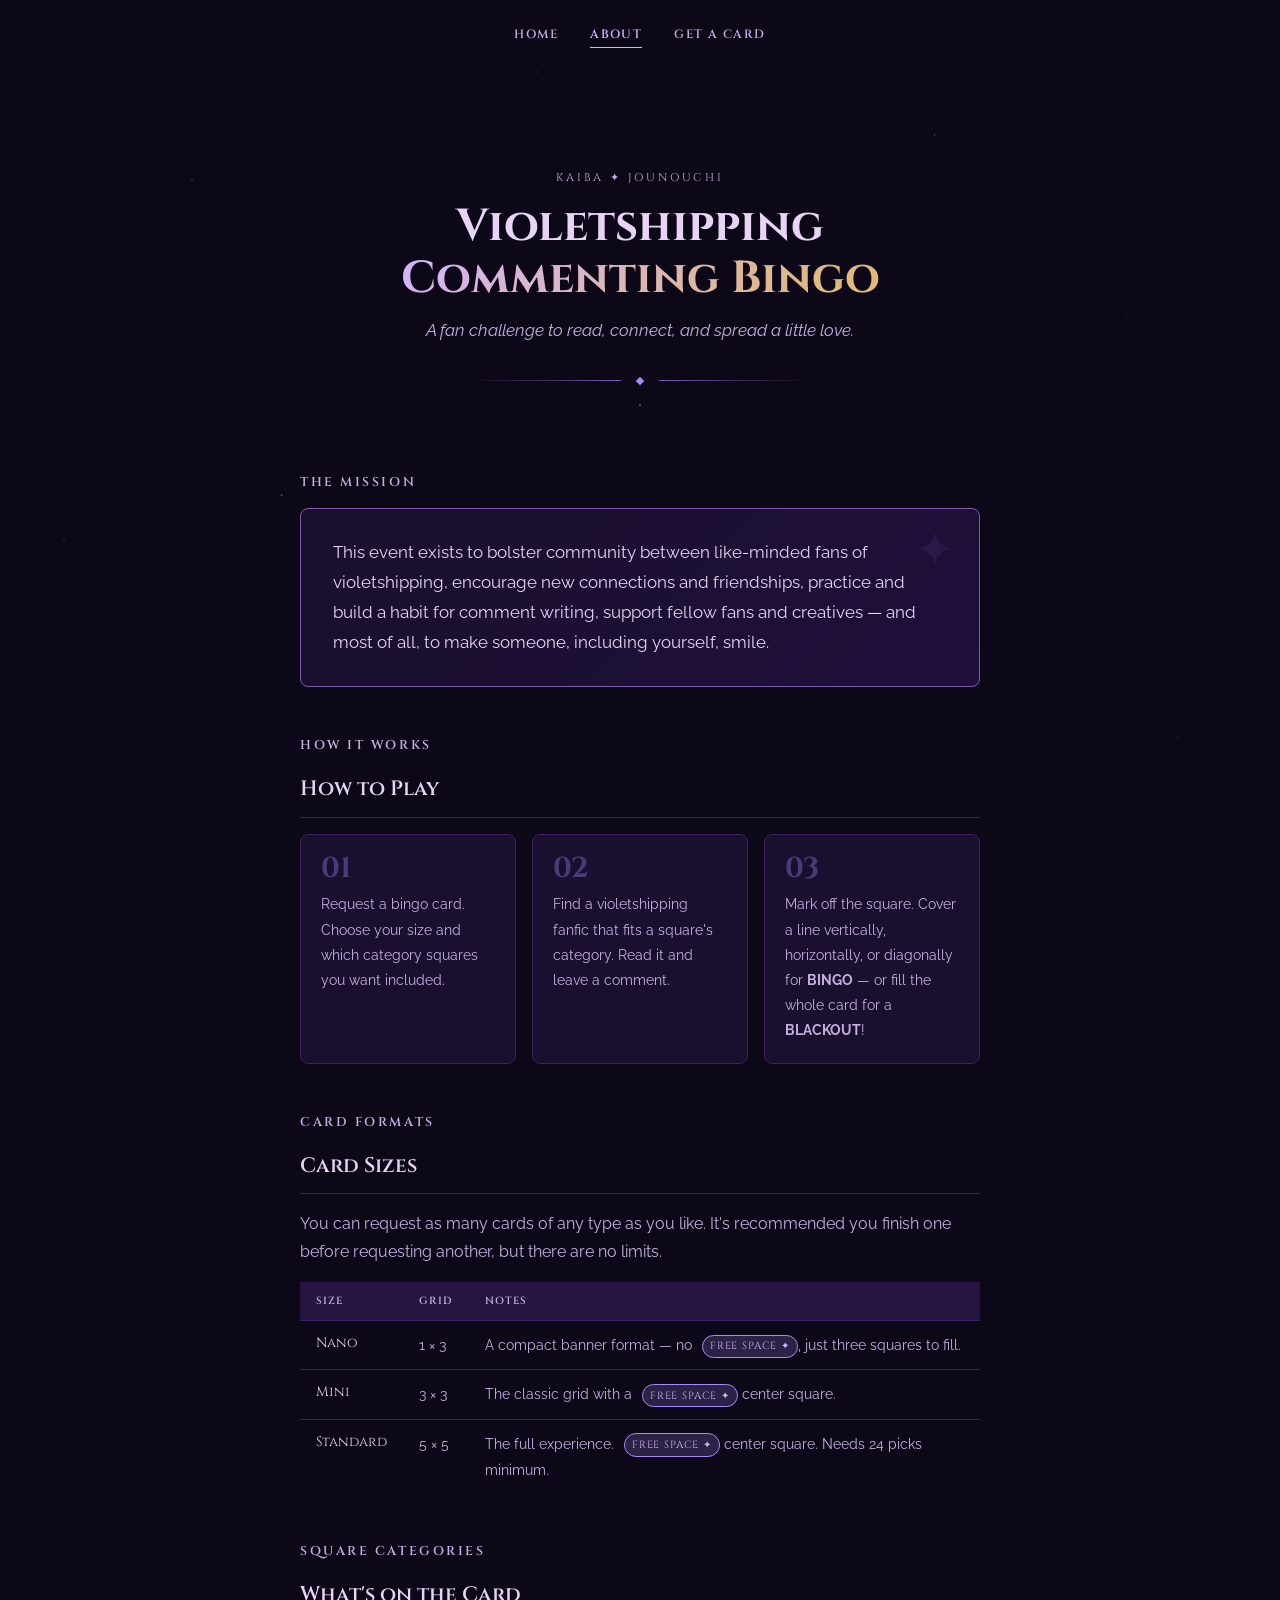
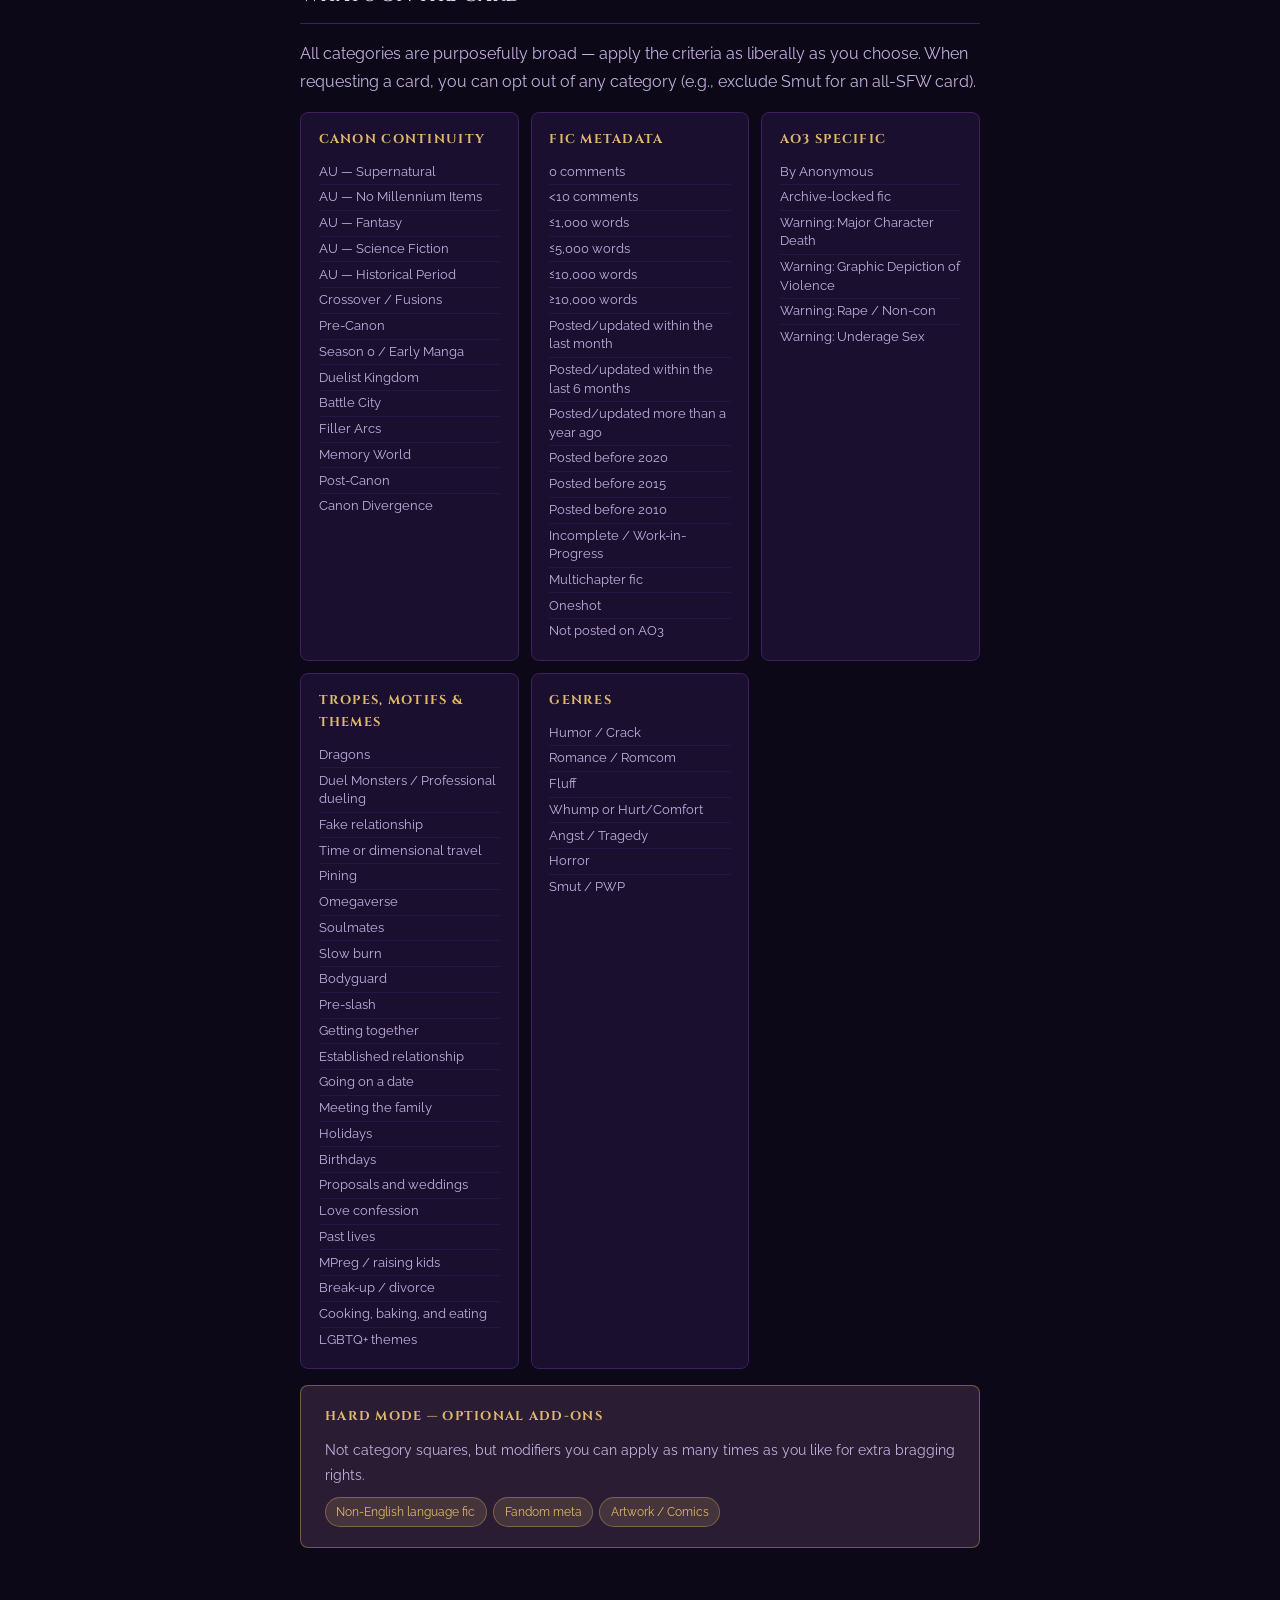
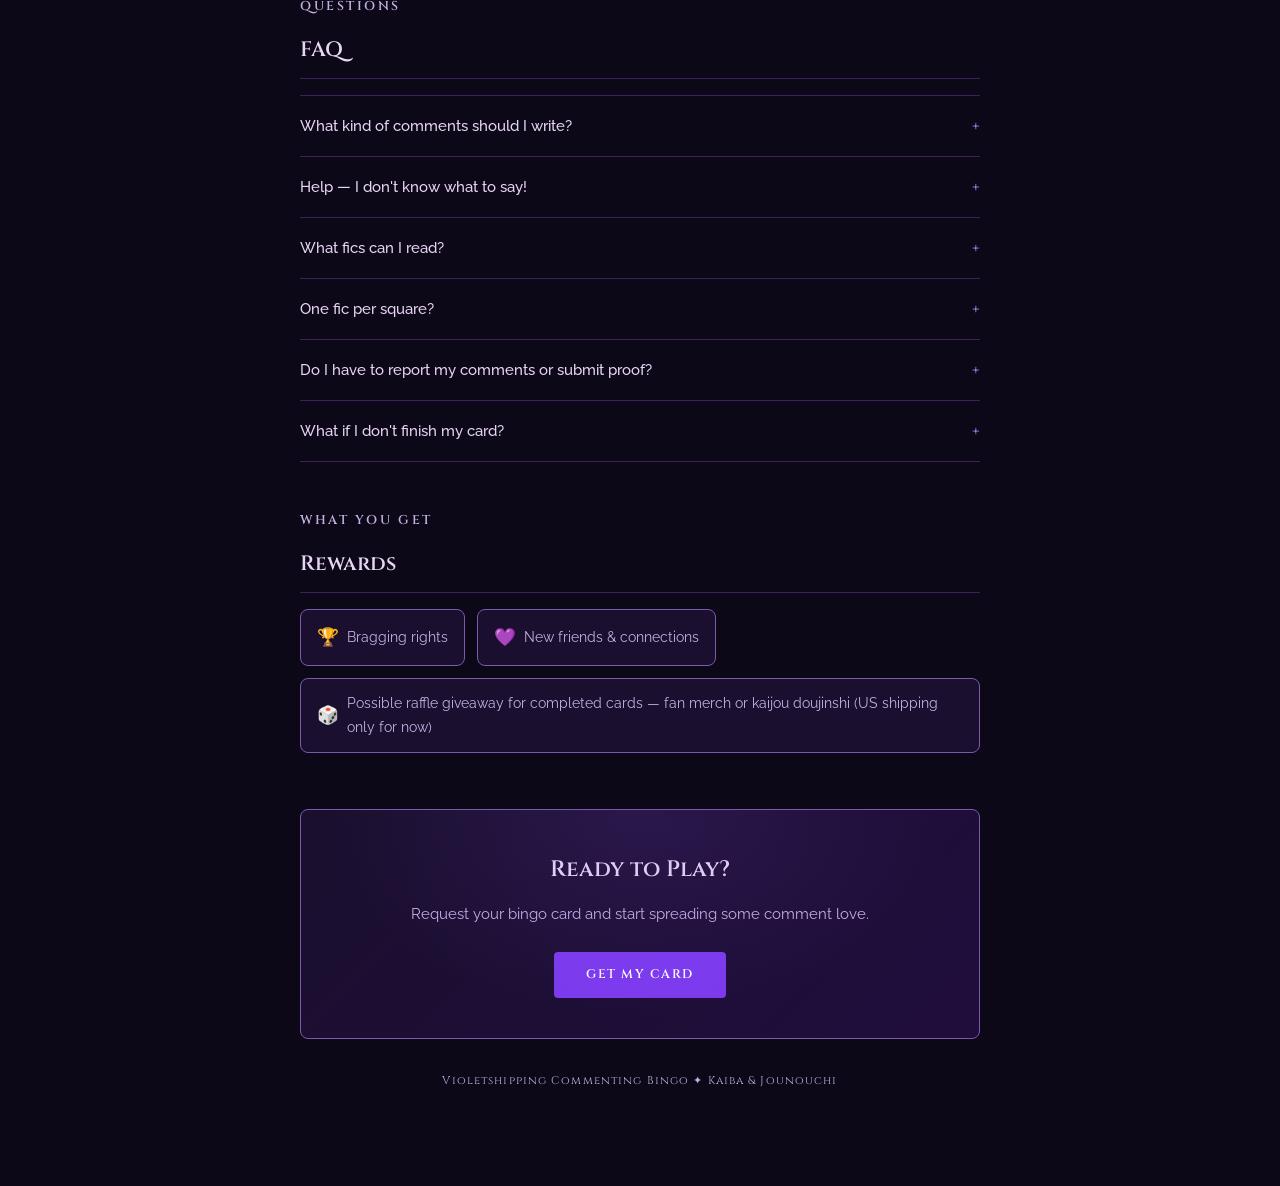
<file: src/index.html>
<!DOCTYPE html>
<html lang="en">
<head>
  <meta charset="UTF-8">
  <meta name="viewport" content="width=device-width, initial-scale=1.0">
  <meta name="robots" content="noindex,nofollow">
  <title>About — Violetshipping Commenting Bingo</title>
  <link rel="preconnect" href="https://fonts.googleapis.com">
  <link rel="preconnect" href="https://fonts.gstatic.com" crossorigin>
  <link href="https://fonts.googleapis.com/css2?family=Cinzel:wght@400;600;700&family=Raleway:wght@400;500;600&display=swap" rel="stylesheet">
  <link rel="stylesheet" href="styles.css">
</head>
<body>
  <div class="page">

    <nav class="site-nav">
      <a href="https://alecto.neocities.org/">Home</a>
      <a href="index.html" class="active">About</a>
      <a href="card.html">Get a Card</a>
    </nav>

    <header class="page-header section">
      <p class="hero-eyebrow">Kaiba ✦ Jounouchi</p>
      <h1>Violetshipping<br><span>Commenting Bingo</span></h1>
      <p class="hero-subtitle">A fan challenge to read, connect, and spread a little love.</p>
      <div class="hero-divider"><div class="hero-divider-gem"></div></div>
    </header>

    <!-- Purpose -->
    <section class="section">
      <p class="section-label">The Mission</p>
      <div class="purpose-card">
        <p>This event exists to bolster community between like-minded fans of violetshipping, encourage new connections and friendships, practice and build a habit for comment writing, support fellow fans and creatives — and most of all, to make someone, including yourself, smile.</p>
      </div>
    </section>

    <!-- How to Play -->
    <section class="section">
      <p class="section-label">How It Works</p>
      <h2>How to Play</h2>
      <div class="step-grid">
        <div class="step-card">
          <div class="step-num">01</div>
          <p>Request a bingo card. Choose your size and which category squares you want included.</p>
        </div>
        <div class="step-card">
          <div class="step-num">02</div>
          <p>Find a violetshipping fanfic that fits a square's category. Read it and leave a comment.</p>
        </div>
        <div class="step-card">
          <div class="step-num">03</div>
          <p>Mark off the square. Cover a line vertically, horizontally, or diagonally for <strong>BINGO</strong> — or fill the whole card for a <strong>BLACKOUT</strong>!</p>
        </div>
      </div>
    </section>

    <!-- Card Sizes -->
    <section class="section">
      <p class="section-label">Card Formats</p>
      <h2>Card Sizes</h2>
      <p>You can request as many cards of any type as you like. It's recommended you finish one before requesting another, but there are no limits.</p>
      <table class="size-table">
        <thead>
          <tr>
            <th>Size</th>
            <th>Grid</th>
            <th>Notes</th>
          </tr>
        </thead>
        <tbody>
          <tr>
            <td>Nano</td>
            <td>1 × 3</td>
            <td>A compact banner format — no <span class="badge-free">Free Space ✦</span>, just three squares to fill.</td>
          </tr>
          <tr>
            <td>Mini</td>
            <td>3 × 3</td>
            <td>The classic grid with a <span class="badge-free">Free Space ✦</span> center square.</td>
          </tr>
          <tr>
            <td>Standard</td>
            <td>5 × 5</td>
            <td>The full experience. <span class="badge-free">Free Space ✦</span> center square. Needs 24 picks minimum.</td>
          </tr>
        </tbody>
      </table>
    </section>

    <!-- Categories -->
    <section class="section">
      <p class="section-label">Square Categories</p>
      <h2>What's on the Card</h2>
      <p>All categories are purposefully broad — apply the criteria as liberally as you choose. When requesting a card, you can opt out of any category (e.g., exclude Smut for an all-SFW card).</p>
      <div class="category-grid">
        <div class="category-block">
          <h3>Canon Continuity</h3>
          <ul class="category-list">
            <li>AU — Supernatural</li>
            <li>AU — No Millennium Items</li>
            <li>AU — Fantasy</li>
            <li>AU — Science Fiction</li>
            <li>AU — Historical Period</li>
            <li>Crossover / Fusions</li>
            <li>Pre-Canon</li>
            <li>Season 0 / Early Manga</li>
            <li>Duelist Kingdom</li>
            <li>Battle City</li>
            <li>Filler Arcs</li>
            <li>Memory World</li>
            <li>Post-Canon</li>
            <li>Canon Divergence</li>
          </ul>
        </div>
        <div class="category-block">
          <h3>Fic Metadata</h3>
          <ul class="category-list">
            <li>0 comments</li>
            <li>&lt;10 comments</li>
            <li>≤1,000 words</li>
            <li>≤5,000 words</li>
            <li>≤10,000 words</li>
            <li>≥10,000 words</li>
            <li>Posted/updated within the last month</li>
            <li>Posted/updated within the last 6 months</li>
            <li>Posted/updated more than a year ago</li>
            <li>Posted before 2020</li>
            <li>Posted before 2015</li>
            <li>Posted before 2010</li>
            <li>Incomplete / Work-in-Progress</li>
            <li>Multichapter fic</li>
            <li>Oneshot</li>
            <li>Not posted on AO3</li>
          </ul>
        </div>
        <div class="category-block">
          <h3>AO3 Specific</h3>
          <ul class="category-list">
            <li>By Anonymous</li>
            <li>Archive-locked fic</li>
            <li>Warning: Major Character Death</li>
            <li>Warning: Graphic Depiction of Violence</li>
            <li>Warning: Rape / Non-con</li>
            <li>Warning: Underage Sex</li>
          </ul>
        </div>
        <div class="category-block">
          <h3>Tropes, Motifs &amp; Themes</h3>
          <ul class="category-list">
            <li>Dragons</li>
            <li>Duel Monsters / Professional dueling</li>
            <li>Fake relationship</li>
            <li>Time or dimensional travel</li>
            <li>Pining</li>
            <li>Omegaverse</li>
            <li>Soulmates</li>
            <li>Slow burn</li>
            <li>Bodyguard</li>
            <li>Pre-slash</li>
            <li>Getting together</li>
            <li>Established relationship</li>
            <li>Going on a date</li>
            <li>Meeting the family</li>
            <li>Holidays</li>
            <li>Birthdays</li>
            <li>Proposals and weddings</li>
            <li>Love confession</li>
            <li>Past lives</li>
            <li>MPreg / raising kids</li>
            <li>Break-up / divorce</li>
            <li>Cooking, baking, and eating</li>
            <li>LGBTQ+ themes</li>
          </ul>
        </div>
        <div class="category-block">
          <h3>Genres</h3>
          <ul class="category-list">
            <li>Humor / Crack</li>
            <li>Romance / Romcom</li>
            <li>Fluff</li>
            <li>Whump or Hurt/Comfort</li>
            <li>Angst / Tragedy</li>
            <li>Horror</li>
            <li>Smut / PWP</li>
          </ul>
        </div>
      </div>

      <div class="hard-mode-box">
        <h3>Hard Mode — Optional Add-ons</h3>
        <p>Not category squares, but modifiers you can apply as many times as you like for extra bragging rights.</p>
        <div class="hard-mode-tags">
          <span class="hard-mode-tag">Non-English language fic</span>
          <span class="hard-mode-tag">Fandom meta</span>
          <span class="hard-mode-tag">Artwork / Comics</span>
        </div>
      </div>
    </section>

    <!-- FAQ -->
    <section class="section">
      <p class="section-label">Questions</p>
      <h2>FAQ</h2>
      <div class="faq-list">

        <details>
          <summary>What kind of comments should I write?</summary>
          <div class="faq-body">
            <p>Something nice and positive! A few sentences telling the author what you enjoyed is a great start. There's no minimum or maximum length — we're all adults, and no one is checking your work. This is your chance to connect with someone who decided to share their creativity with you.</p>
            <p>If a fic doesn't vibe with you, find something positive you liked — or back out and find another. Constructive criticism is <strong>highly discouraged</strong> unless the author has explicitly invited it.</p>
          </div>
        </details>

        <details>
          <summary>Help — I don't know what to say!</summary>
          <div class="faq-body">
            <p>Commenting is a learned skill and it gets easier with practice. Here are some resources to help:</p>
            <ul>
              <li><a href="https://www.tumblr.com/glitterarygetsit/747186796597739520" target="_blank" rel="noopener">Why comment? Investing in your community</a></li>
              <li><a href="https://www.tumblr.com/mromitosen/794684731526725632" target="_blank" rel="noopener">"Every Comment Counts" infographic</a></li>
              <li><a href="https://dawnfelagund.tumblr.com/post/170618220828/101-comment-starters" target="_blank" rel="noopener">101 Comment Starters</a></li>
              <li><a href="https://derinthescarletpescatarian.tumblr.com/post/681935406081671168" target="_blank" rel="noopener">The trick to leaving amazing comments (for nervous commenters)</a></li>
              <li><a href="https://thebiballerina.tumblr.com/post/671760121756549120" target="_blank" rel="noopener">Fanfiction commenting guide</a></li>
              <li><a href="https://longlivefeedback.tumblr.com/commentbuilder" target="_blank" rel="noopener">@longlivefeedback's comment builder spreadsheet</a></li>
            </ul>
          </div>
        </details>

        <details>
          <summary>What fics can I read?</summary>
          <div class="faq-body">
            <p>Any fic that primarily focuses on Kaiba and Jounouchi's relationship and fits the category of a square you're filling. No restrictions on rating, length, or platform — AO3, FF.net, Tumblr, Twitter/X, and other language archives all count.</p>
            <p>You are responsible for curating your own reading experience. Be aware of your triggers and squicks and avoid fics accordingly. (<a href="https://archiveofourown.org/admin_posts/10851" target="_blank" rel="noopener">How to search AO3 tags →</a>)</p>
          </div>
        </details>

        <details>
          <summary>One fic per square?</summary>
          <div class="faq-body">
            <p>Ideally yes — one fic and one comment per square, to spread the love to as many writers as possible. You can re-read and re-comment on a fic you've already commented on, though seeking out new fics is encouraged.</p>
          </div>
        </details>

        <details>
          <summary>Do I have to report my comments or submit proof?</summary>
          <div class="faq-body">
            <p>No. This challenge runs entirely on the honor system. If you say you've filled a square, it's filled. You're encouraged (but not required) to rec any fics you enjoyed — sharing the love benefits everyone.</p>
          </div>
        </details>

        <details>
          <summary>What if I don't finish my card?</summary>
          <div class="faq-body">
            <p>No problem at all! Life happens. This is meant to be a fun challenge, not another source of stress. You don't need to report in if you choose not to finish.</p>
          </div>
        </details>

      </div>
    </section>

    <!-- Rewards -->
    <section class="section">
      <p class="section-label">What You Get</p>
      <h2>Rewards</h2>
      <div class="rewards-row">
        <div class="reward-chip"><span class="reward-icon">🏆</span> Bragging rights</div>
        <div class="reward-chip"><span class="reward-icon">💜</span> New friends &amp; connections</div>
        <div class="reward-chip"><span class="reward-icon">🎲</span> Possible raffle giveaway for completed cards — fan merch or kaijou doujinshi (US shipping only for now)</div>
      </div>
    </section>

    <!-- CTA -->
    <div class="cta-section section">
      <h2>Ready to Play?</h2>
      <p>Request your bingo card and start spreading some comment love.</p>
      <a href="card.html" class="btn">Get My Card</a>
    </div>

    <footer class="site-footer">
      Violetshipping Commenting Bingo ✦ Kaiba &amp; Jounouchi
    </footer>

  </div>
</body>
</html>
</file>
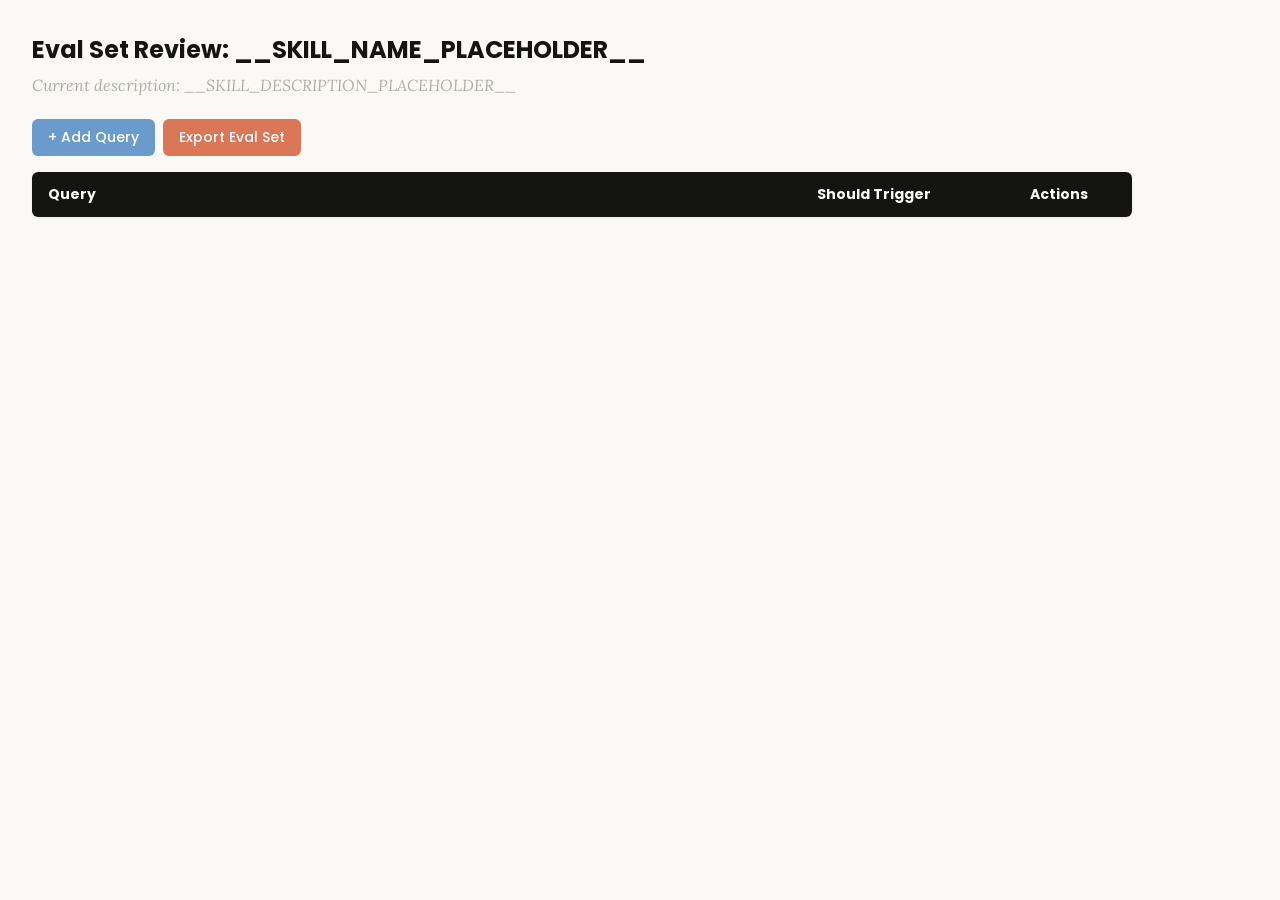
<file: .claude/skills/skill-creator/assets/eval_review.html>
<!DOCTYPE html>
<html lang="en">
<head>
  <meta charset="UTF-8">
  <meta name="viewport" content="width=device-width, initial-scale=1.0">
  <title>Eval Set Review - __SKILL_NAME_PLACEHOLDER__</title>
  <link rel="preconnect" href="https://fonts.googleapis.com">
  <link rel="preconnect" href="https://fonts.gstatic.com" crossorigin>
  <link href="https://fonts.googleapis.com/css2?family=Poppins:wght@500;600&family=Lora:wght@400;500&display=swap" rel="stylesheet">
  <style>
    * { box-sizing: border-box; margin: 0; padding: 0; }
    body { font-family: 'Lora', Georgia, serif; background: #faf9f5; padding: 2rem; color: #141413; }
    h1 { font-family: 'Poppins', sans-serif; margin-bottom: 0.5rem; font-size: 1.5rem; }
    .description { color: #b0aea5; margin-bottom: 1.5rem; font-style: italic; max-width: 900px; }
    .controls { margin-bottom: 1rem; display: flex; gap: 0.5rem; }
    .btn { font-family: 'Poppins', sans-serif; padding: 0.5rem 1rem; border: none; border-radius: 6px; cursor: pointer; font-size: 0.875rem; font-weight: 500; }
    .btn-add { background: #6a9bcc; color: white; }
    .btn-add:hover { background: #5889b8; }
    .btn-export { background: #d97757; color: white; }
    .btn-export:hover { background: #c4613f; }
    table { width: 100%; max-width: 1100px; border-collapse: collapse; background: white; border-radius: 6px; overflow: hidden; box-shadow: 0 1px 3px rgba(0,0,0,0.08); }
    th { font-family: 'Poppins', sans-serif; background: #141413; color: #faf9f5; padding: 0.75rem 1rem; text-align: left; font-size: 0.875rem; }
    td { padding: 0.75rem 1rem; border-bottom: 1px solid #e8e6dc; vertical-align: top; }
    tr:nth-child(even) td { background: #faf9f5; }
    tr:hover td { background: #f3f1ea; }
    .section-header td { background: #e8e6dc; font-family: 'Poppins', sans-serif; font-weight: 500; font-size: 0.8rem; color: #141413; text-transform: uppercase; letter-spacing: 0.05em; }
    .query-input { width: 100%; padding: 0.4rem; border: 1px solid #e8e6dc; border-radius: 4px; font-size: 0.875rem; font-family: 'Lora', Georgia, serif; resize: vertical; min-height: 60px; }
    .query-input:focus { outline: none; border-color: #d97757; box-shadow: 0 0 0 2px rgba(217,119,87,0.15); }
    .toggle { position: relative; display: inline-block; width: 44px; height: 24px; }
    .toggle input { opacity: 0; width: 0; height: 0; }
    .toggle .slider { position: absolute; inset: 0; background: #b0aea5; border-radius: 24px; cursor: pointer; transition: 0.2s; }
    .toggle .slider::before { content: ""; position: absolute; width: 18px; height: 18px; left: 3px; bottom: 3px; background: white; border-radius: 50%; transition: 0.2s; }
    .toggle input:checked + .slider { background: #d97757; }
    .toggle input:checked + .slider::before { transform: translateX(20px); }
    .btn-delete { background: #c44; color: white; padding: 0.3rem 0.6rem; border: none; border-radius: 4px; cursor: pointer; font-size: 0.75rem; font-family: 'Poppins', sans-serif; }
    .btn-delete:hover { background: #a33; }
    .summary { margin-top: 1rem; color: #b0aea5; font-size: 0.875rem; }
  </style>
</head>
<body>
  <h1>Eval Set Review: <span id="skill-name">__SKILL_NAME_PLACEHOLDER__</span></h1>
  <p class="description">Current description: <span id="skill-desc">__SKILL_DESCRIPTION_PLACEHOLDER__</span></p>

  <div class="controls">
    <button class="btn btn-add" onclick="addRow()">+ Add Query</button>
    <button class="btn btn-export" onclick="exportEvalSet()">Export Eval Set</button>
  </div>

  <table>
    <thead>
      <tr>
        <th style="width:65%">Query</th>
        <th style="width:18%">Should Trigger</th>
        <th style="width:10%">Actions</th>
      </tr>
    </thead>
    <tbody id="eval-body"></tbody>
  </table>

  <p class="summary" id="summary"></p>

  <script>
    const EVAL_DATA = __EVAL_DATA_PLACEHOLDER__;

    let evalItems = [...EVAL_DATA];

    function render() {
      const tbody = document.getElementById('eval-body');
      tbody.innerHTML = '';

      // Sort: should-trigger first, then should-not-trigger
      const sorted = evalItems
        .map((item, origIdx) => ({ ...item, origIdx }))
        .sort((a, b) => (b.should_trigger ? 1 : 0) - (a.should_trigger ? 1 : 0));

      let lastGroup = null;
      sorted.forEach(item => {
        const group = item.should_trigger ? 'trigger' : 'no-trigger';
        if (group !== lastGroup) {
          const headerRow = document.createElement('tr');
          headerRow.className = 'section-header';
          headerRow.innerHTML = `<td colspan="3">${item.should_trigger ? 'Should Trigger' : 'Should NOT Trigger'}</td>`;
          tbody.appendChild(headerRow);
          lastGroup = group;
        }

        const idx = item.origIdx;
        const tr = document.createElement('tr');
        tr.innerHTML = `
          <td><textarea class="query-input" onchange="updateQuery(${idx}, this.value)">${escapeHtml(item.query)}</textarea></td>
          <td>
            <label class="toggle">
              <input type="checkbox" ${item.should_trigger ? 'checked' : ''} onchange="updateTrigger(${idx}, this.checked)">
              <span class="slider"></span>
            </label>
            <span style="margin-left:8px;font-size:0.8rem;color:#b0aea5">${item.should_trigger ? 'Yes' : 'No'}</span>
          </td>
          <td><button class="btn-delete" onclick="deleteRow(${idx})">Delete</button></td>
        `;
        tbody.appendChild(tr);
      });
      updateSummary();
    }

    function escapeHtml(text) {
      const div = document.createElement('div');
      div.textContent = text;
      return div.innerHTML;
    }

    function updateQuery(idx, value) { evalItems[idx].query = value; updateSummary(); }
    function updateTrigger(idx, value) { evalItems[idx].should_trigger = value; render(); }
    function deleteRow(idx) { evalItems.splice(idx, 1); render(); }

    function addRow() {
      evalItems.push({ query: '', should_trigger: true });
      render();
      const inputs = document.querySelectorAll('.query-input');
      inputs[inputs.length - 1].focus();
    }

    function updateSummary() {
      const trigger = evalItems.filter(i => i.should_trigger).length;
      const noTrigger = evalItems.filter(i => !i.should_trigger).length;
      document.getElementById('summary').textContent =
        `${evalItems.length} queries total: ${trigger} should trigger, ${noTrigger} should not trigger`;
    }

    function exportEvalSet() {
      const valid = evalItems.filter(i => i.query.trim() !== '');
      const data = valid.map(i => ({ query: i.query.trim(), should_trigger: i.should_trigger }));
      const blob = new Blob([JSON.stringify(data, null, 2)], { type: 'application/json' });
      const url = URL.createObjectURL(blob);
      const a = document.createElement('a');
      a.href = url;
      a.download = 'eval_set.json';
      document.body.appendChild(a);
      a.click();
      document.body.removeChild(a);
      URL.revokeObjectURL(url);
    }

    render();
  </script>
</body>
</html>
</file>
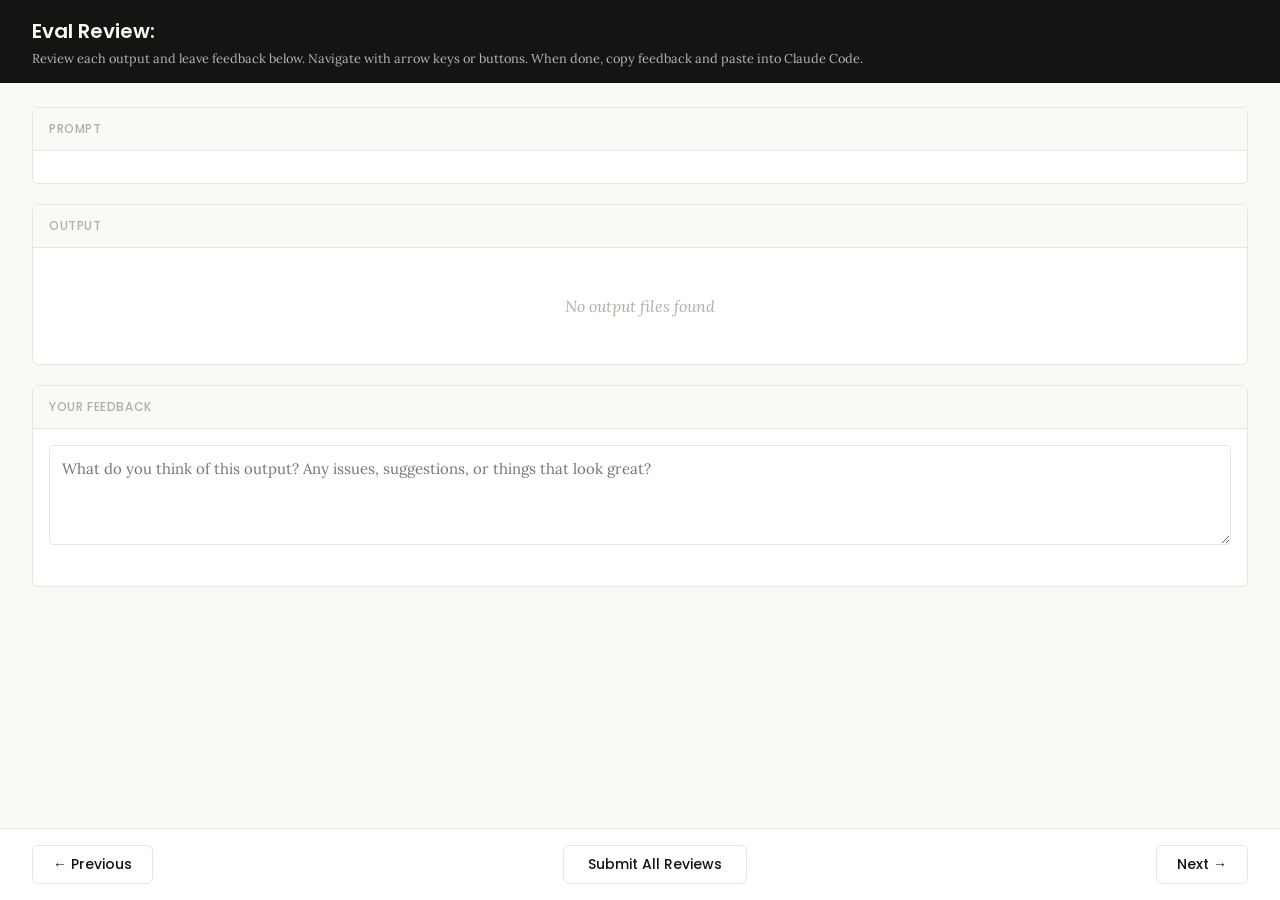
<file: .claude/skills/skill-creator/eval-viewer/viewer.html>
<!DOCTYPE html>
<html lang="en">
<head>
  <meta charset="UTF-8">
  <meta name="viewport" content="width=device-width, initial-scale=1.0">
  <title>Eval Review</title>
  <link rel="preconnect" href="https://fonts.googleapis.com">
  <link rel="preconnect" href="https://fonts.gstatic.com" crossorigin>
  <link href="https://fonts.googleapis.com/css2?family=Poppins:wght@500;600&family=Lora:wght@400;500&display=swap" rel="stylesheet">
  <script src="https://cdn.sheetjs.com/xlsx-0.20.3/package/dist/xlsx.full.min.js" integrity="sha384-EnyY0/GSHQGSxSgMwaIPzSESbqoOLSexfnSMN2AP+39Ckmn92stwABZynq1JyzdT" crossorigin="anonymous"></script>
  <style>
    :root {
      --bg: #faf9f5;
      --surface: #ffffff;
      --border: #e8e6dc;
      --text: #141413;
      --text-muted: #b0aea5;
      --accent: #d97757;
      --accent-hover: #c4613f;
      --green: #788c5d;
      --green-bg: #eef2e8;
      --red: #c44;
      --red-bg: #fceaea;
      --header-bg: #141413;
      --header-text: #faf9f5;
      --radius: 6px;
    }

    * { box-sizing: border-box; margin: 0; padding: 0; }

    body {
      font-family: 'Lora', Georgia, serif;
      background: var(--bg);
      color: var(--text);
      height: 100vh;
      display: flex;
      flex-direction: column;
    }

    /* ---- Header ---- */
    .header {
      background: var(--header-bg);
      color: var(--header-text);
      padding: 1rem 2rem;
      display: flex;
      justify-content: space-between;
      align-items: center;
      flex-shrink: 0;
    }
    .header h1 {
      font-family: 'Poppins', sans-serif;
      font-size: 1.25rem;
      font-weight: 600;
    }
    .header .instructions {
      font-size: 0.8rem;
      opacity: 0.7;
      margin-top: 0.25rem;
    }
    .header .progress {
      font-size: 0.875rem;
      opacity: 0.8;
      text-align: right;
    }

    /* ---- Main content ---- */
    .main {
      flex: 1;
      overflow-y: auto;
      padding: 1.5rem 2rem;
      display: flex;
      flex-direction: column;
      gap: 1.25rem;
    }

    /* ---- Sections ---- */
    .section {
      background: var(--surface);
      border: 1px solid var(--border);
      border-radius: var(--radius);
      flex-shrink: 0;
    }
    .section-header {
      font-family: 'Poppins', sans-serif;
      padding: 0.75rem 1rem;
      font-size: 0.75rem;
      font-weight: 500;
      text-transform: uppercase;
      letter-spacing: 0.05em;
      color: var(--text-muted);
      border-bottom: 1px solid var(--border);
      background: var(--bg);
    }
    .section-body {
      padding: 1rem;
    }

    /* ---- Config badge ---- */
    .config-badge {
      display: inline-block;
      padding: 0.2rem 0.625rem;
      border-radius: 9999px;
      font-family: 'Poppins', sans-serif;
      font-size: 0.6875rem;
      font-weight: 600;
      text-transform: uppercase;
      letter-spacing: 0.03em;
      margin-left: 0.75rem;
      vertical-align: middle;
    }
    .config-badge.config-primary {
      background: rgba(33, 150, 243, 0.12);
      color: #1976d2;
    }
    .config-badge.config-baseline {
      background: rgba(255, 193, 7, 0.15);
      color: #f57f17;
    }

    /* ---- Prompt ---- */
    .prompt-text {
      white-space: pre-wrap;
      font-size: 0.9375rem;
      line-height: 1.6;
    }

    /* ---- Outputs ---- */
    .output-file {
      border: 1px solid var(--border);
      border-radius: var(--radius);
      overflow: hidden;
    }
    .output-file + .output-file {
      margin-top: 1rem;
    }
    .output-file-header {
      padding: 0.5rem 0.75rem;
      font-size: 0.8rem;
      font-weight: 600;
      color: var(--text-muted);
      background: var(--bg);
      border-bottom: 1px solid var(--border);
      font-family: 'SF Mono', SFMono-Regular, Consolas, 'Liberation Mono', Menlo, monospace;
      display: flex;
      justify-content: space-between;
      align-items: center;
    }
    .output-file-header .dl-btn {
      font-size: 0.7rem;
      color: var(--accent);
      text-decoration: none;
      cursor: pointer;
      font-family: -apple-system, BlinkMacSystemFont, 'Segoe UI', sans-serif;
      font-weight: 500;
      opacity: 0.8;
    }
    .output-file-header .dl-btn:hover {
      opacity: 1;
      text-decoration: underline;
    }
    .output-file-content {
      padding: 0.75rem;
      overflow-x: auto;
    }
    .output-file-content pre {
      font-size: 0.8125rem;
      line-height: 1.5;
      white-space: pre-wrap;
      word-break: break-word;
      font-family: 'SF Mono', SFMono-Regular, Consolas, 'Liberation Mono', Menlo, monospace;
    }
    .output-file-content img {
      max-width: 100%;
      height: auto;
      border-radius: 4px;
    }
    .output-file-content iframe {
      width: 100%;
      height: 600px;
      border: none;
    }
    .output-file-content table {
      border-collapse: collapse;
      font-size: 0.8125rem;
      width: 100%;
    }
    .output-file-content table td,
    .output-file-content table th {
      border: 1px solid var(--border);
      padding: 0.375rem 0.5rem;
      text-align: left;
    }
    .output-file-content table th {
      background: var(--bg);
      font-weight: 600;
    }
    .output-file-content .download-link {
      display: inline-flex;
      align-items: center;
      gap: 0.5rem;
      padding: 0.5rem 1rem;
      background: var(--bg);
      border: 1px solid var(--border);
      border-radius: 4px;
      color: var(--accent);
      text-decoration: none;
      font-size: 0.875rem;
      cursor: pointer;
    }
    .output-file-content .download-link:hover {
      background: var(--border);
    }
    .empty-state {
      color: var(--text-muted);
      font-style: italic;
      padding: 2rem;
      text-align: center;
    }

    /* ---- Feedback ---- */
    .prev-feedback {
      background: var(--bg);
      border: 1px solid var(--border);
      border-radius: 4px;
      padding: 0.625rem 0.75rem;
      margin-top: 0.75rem;
      font-size: 0.8125rem;
      color: var(--text-muted);
      line-height: 1.5;
    }
    .prev-feedback-label {
      font-size: 0.7rem;
      font-weight: 600;
      text-transform: uppercase;
      letter-spacing: 0.04em;
      margin-bottom: 0.25rem;
      color: var(--text-muted);
    }
    .feedback-textarea {
      width: 100%;
      min-height: 100px;
      padding: 0.75rem;
      border: 1px solid var(--border);
      border-radius: 4px;
      font-family: inherit;
      font-size: 0.9375rem;
      line-height: 1.5;
      resize: vertical;
      color: var(--text);
    }
    .feedback-textarea:focus {
      outline: none;
      border-color: var(--accent);
      box-shadow: 0 0 0 3px rgba(37, 99, 235, 0.1);
    }
    .feedback-status {
      font-size: 0.75rem;
      color: var(--text-muted);
      margin-top: 0.5rem;
      min-height: 1.1em;
    }

    /* ---- Grades (collapsible) ---- */
    .grades-toggle {
      display: flex;
      align-items: center;
      cursor: pointer;
      user-select: none;
    }
    .grades-toggle:hover {
      color: var(--accent);
    }
    .grades-toggle .arrow {
      margin-right: 0.5rem;
      transition: transform 0.15s;
      font-size: 0.75rem;
    }
    .grades-toggle .arrow.open {
      transform: rotate(90deg);
    }
    .grades-content {
      display: none;
      margin-top: 0.75rem;
    }
    .grades-content.open {
      display: block;
    }
    .grades-summary {
      font-size: 0.875rem;
      margin-bottom: 0.75rem;
      display: flex;
      align-items: center;
      gap: 0.5rem;
    }
    .grade-badge {
      display: inline-block;
      padding: 0.125rem 0.5rem;
      border-radius: 9999px;
      font-size: 0.75rem;
      font-weight: 600;
    }
    .grade-pass { background: var(--green-bg); color: var(--green); }
    .grade-fail { background: var(--red-bg); color: var(--red); }
    .assertion-list {
      list-style: none;
    }
    .assertion-item {
      padding: 0.625rem 0;
      border-bottom: 1px solid var(--border);
      font-size: 0.8125rem;
    }
    .assertion-item:last-child { border-bottom: none; }
    .assertion-status {
      font-weight: 600;
      margin-right: 0.5rem;
    }
    .assertion-status.pass { color: var(--green); }
    .assertion-status.fail { color: var(--red); }
    .assertion-evidence {
      color: var(--text-muted);
      font-size: 0.75rem;
      margin-top: 0.25rem;
      padding-left: 1.5rem;
    }

    /* ---- View tabs ---- */
    .view-tabs {
      display: flex;
      gap: 0;
      padding: 0 2rem;
      background: var(--bg);
      border-bottom: 1px solid var(--border);
      flex-shrink: 0;
    }
    .view-tab {
      font-family: 'Poppins', sans-serif;
      padding: 0.625rem 1.25rem;
      font-size: 0.8125rem;
      font-weight: 500;
      cursor: pointer;
      border: none;
      background: none;
      color: var(--text-muted);
      border-bottom: 2px solid transparent;
      transition: all 0.15s;
    }
    .view-tab:hover { color: var(--text); }
    .view-tab.active {
      color: var(--accent);
      border-bottom-color: var(--accent);
    }
    .view-panel { display: none; }
    .view-panel.active { display: flex; flex-direction: column; flex: 1; overflow: hidden; }

    /* ---- Benchmark view ---- */
    .benchmark-view {
      padding: 1.5rem 2rem;
      overflow-y: auto;
      flex: 1;
    }
    .benchmark-table {
      border-collapse: collapse;
      background: var(--surface);
      border: 1px solid var(--border);
      border-radius: var(--radius);
      font-size: 0.8125rem;
      width: 100%;
      margin-bottom: 1.5rem;
    }
    .benchmark-table th, .benchmark-table td {
      padding: 0.625rem 0.75rem;
      text-align: left;
      border: 1px solid var(--border);
    }
    .benchmark-table th {
      font-family: 'Poppins', sans-serif;
      background: var(--header-bg);
      color: var(--header-text);
      font-weight: 500;
      font-size: 0.75rem;
      text-transform: uppercase;
      letter-spacing: 0.04em;
    }
    .benchmark-table tr:hover { background: var(--bg); }
    .benchmark-table tr.benchmark-row-with { background: rgba(33, 150, 243, 0.06); }
    .benchmark-table tr.benchmark-row-without { background: rgba(255, 193, 7, 0.06); }
    .benchmark-table tr.benchmark-row-with:hover { background: rgba(33, 150, 243, 0.12); }
    .benchmark-table tr.benchmark-row-without:hover { background: rgba(255, 193, 7, 0.12); }
    .benchmark-table tr.benchmark-row-avg { font-weight: 600; border-top: 2px solid var(--border); }
    .benchmark-table tr.benchmark-row-avg.benchmark-row-with { background: rgba(33, 150, 243, 0.12); }
    .benchmark-table tr.benchmark-row-avg.benchmark-row-without { background: rgba(255, 193, 7, 0.12); }
    .benchmark-delta-positive { color: var(--green); font-weight: 600; }
    .benchmark-delta-negative { color: var(--red); font-weight: 600; }
    .benchmark-notes {
      background: var(--surface);
      border: 1px solid var(--border);
      border-radius: var(--radius);
      padding: 1rem;
    }
    .benchmark-notes h3 {
      font-family: 'Poppins', sans-serif;
      font-size: 0.875rem;
      margin-bottom: 0.75rem;
    }
    .benchmark-notes ul {
      list-style: disc;
      padding-left: 1.25rem;
    }
    .benchmark-notes li {
      font-size: 0.8125rem;
      line-height: 1.6;
      margin-bottom: 0.375rem;
    }
    .benchmark-empty {
      color: var(--text-muted);
      font-style: italic;
      text-align: center;
      padding: 3rem;
    }

    /* ---- Navigation ---- */
    .nav {
      display: flex;
      justify-content: space-between;
      align-items: center;
      padding: 1rem 2rem;
      border-top: 1px solid var(--border);
      background: var(--surface);
      flex-shrink: 0;
    }
    .nav-btn {
      font-family: 'Poppins', sans-serif;
      padding: 0.5rem 1.25rem;
      border: 1px solid var(--border);
      border-radius: var(--radius);
      background: var(--surface);
      cursor: pointer;
      font-size: 0.875rem;
      font-weight: 500;
      color: var(--text);
      transition: all 0.15s;
    }
    .nav-btn:hover:not(:disabled) {
      background: var(--bg);
      border-color: var(--text-muted);
    }
    .nav-btn:disabled {
      opacity: 0.4;
      cursor: not-allowed;
    }
    .done-btn {
      font-family: 'Poppins', sans-serif;
      padding: 0.5rem 1.5rem;
      border: 1px solid var(--border);
      border-radius: var(--radius);
      background: var(--surface);
      color: var(--text);
      cursor: pointer;
      font-size: 0.875rem;
      font-weight: 500;
      transition: all 0.15s;
    }
    .done-btn:hover {
      background: var(--bg);
      border-color: var(--text-muted);
    }
    .done-btn.ready {
      border: none;
      background: var(--accent);
      color: white;
      font-weight: 600;
    }
    .done-btn.ready:hover {
      background: var(--accent-hover);
    }
    /* ---- Done overlay ---- */
    .done-overlay {
      display: none;
      position: fixed;
      inset: 0;
      background: rgba(0, 0, 0, 0.5);
      z-index: 100;
      justify-content: center;
      align-items: center;
    }
    .done-overlay.visible {
      display: flex;
    }
    .done-card {
      background: var(--surface);
      border-radius: 12px;
      padding: 2rem 3rem;
      text-align: center;
      box-shadow: 0 20px 60px rgba(0, 0, 0, 0.3);
      max-width: 500px;
    }
    .done-card h2 {
      font-size: 1.5rem;
      margin-bottom: 0.5rem;
    }
    .done-card p {
      color: var(--text-muted);
      margin-bottom: 1.5rem;
      line-height: 1.5;
    }
    .done-card .btn-row {
      display: flex;
      gap: 0.5rem;
      justify-content: center;
    }
    .done-card button {
      padding: 0.5rem 1.25rem;
      border: 1px solid var(--border);
      border-radius: var(--radius);
      background: var(--surface);
      cursor: pointer;
      font-size: 0.875rem;
    }
    .done-card button:hover {
      background: var(--bg);
    }
    /* ---- Toast ---- */
    .toast {
      position: fixed;
      bottom: 5rem;
      left: 50%;
      transform: translateX(-50%);
      background: var(--header-bg);
      color: var(--header-text);
      padding: 0.625rem 1.25rem;
      border-radius: var(--radius);
      font-size: 0.875rem;
      opacity: 0;
      transition: opacity 0.3s;
      pointer-events: none;
      z-index: 200;
    }
    .toast.visible {
      opacity: 1;
    }
  </style>
</head>
<body>
  <div id="app" style="height:100vh; display:flex; flex-direction:column;">
    <div class="header">
      <div>
        <h1>Eval Review: <span id="skill-name"></span></h1>
        <div class="instructions">Review each output and leave feedback below. Navigate with arrow keys or buttons. When done, copy feedback and paste into Claude Code.</div>
      </div>
      <div class="progress" id="progress"></div>
    </div>

    <!-- View tabs (only shown when benchmark data exists) -->
    <div class="view-tabs" id="view-tabs" style="display:none;">
      <button class="view-tab active" onclick="switchView('outputs')">Outputs</button>
      <button class="view-tab" onclick="switchView('benchmark')">Benchmark</button>
    </div>

    <!-- Outputs panel (qualitative review) -->
    <div class="view-panel active" id="panel-outputs">
    <div class="main">
      <!-- Prompt -->
      <div class="section">
        <div class="section-header">Prompt <span class="config-badge" id="config-badge" style="display:none;"></span></div>
        <div class="section-body">
          <div class="prompt-text" id="prompt-text"></div>
        </div>
      </div>

      <!-- Outputs -->
      <div class="section">
        <div class="section-header">Output</div>
        <div class="section-body" id="outputs-body">
          <div class="empty-state">No output files found</div>
        </div>
      </div>

      <!-- Previous Output (collapsible) -->
      <div class="section" id="prev-outputs-section" style="display:none;">
        <div class="section-header">
          <div class="grades-toggle" onclick="togglePrevOutputs()">
            <span class="arrow" id="prev-outputs-arrow">&#9654;</span>
            Previous Output
          </div>
        </div>
        <div class="grades-content" id="prev-outputs-content"></div>
      </div>

      <!-- Grades (collapsible) -->
      <div class="section" id="grades-section" style="display:none;">
        <div class="section-header">
          <div class="grades-toggle" onclick="toggleGrades()">
            <span class="arrow" id="grades-arrow">&#9654;</span>
            Formal Grades
          </div>
        </div>
        <div class="grades-content" id="grades-content"></div>
      </div>

      <!-- Feedback -->
      <div class="section">
        <div class="section-header">Your Feedback</div>
        <div class="section-body">
          <textarea
            class="feedback-textarea"
            id="feedback"
            placeholder="What do you think of this output? Any issues, suggestions, or things that look great?"
          ></textarea>
          <div class="feedback-status" id="feedback-status"></div>
          <div class="prev-feedback" id="prev-feedback" style="display:none;">
            <div class="prev-feedback-label">Previous feedback</div>
            <div id="prev-feedback-text"></div>
          </div>
        </div>
      </div>
    </div>

    <div class="nav" id="outputs-nav">
      <button class="nav-btn" id="prev-btn" onclick="navigate(-1)">&#8592; Previous</button>
      <button class="done-btn" id="done-btn" onclick="showDoneDialog()">Submit All Reviews</button>
      <button class="nav-btn" id="next-btn" onclick="navigate(1)">Next &#8594;</button>
    </div>
    </div><!-- end panel-outputs -->

    <!-- Benchmark panel (quantitative stats) -->
    <div class="view-panel" id="panel-benchmark">
      <div class="benchmark-view" id="benchmark-content">
        <div class="benchmark-empty">No benchmark data available. Run a benchmark to see quantitative results here.</div>
      </div>
    </div>
  </div>

  <!-- Done overlay -->
  <div class="done-overlay" id="done-overlay">
    <div class="done-card">
      <h2>Review Complete</h2>
      <p>Your feedback has been saved. Go back to your Claude Code session and tell Claude you're done reviewing.</p>
      <div class="btn-row">
        <button onclick="closeDoneDialog()">OK</button>
      </div>
    </div>
  </div>

  <!-- Toast -->
  <div class="toast" id="toast"></div>

  <script>
    // ---- Embedded data (injected by generate_review.py) ----
    /*__EMBEDDED_DATA__*/

    // ---- State ----
    let feedbackMap = {};  // run_id -> feedback text
    let currentIndex = 0;
    let visitedRuns = new Set();

    // ---- Init ----
    async function init() {
      // Load saved feedback from server — but only if this isn't a fresh
      // iteration (indicated by previous_feedback being present). When
      // previous feedback exists, the feedback.json on disk is stale from
      // the prior iteration and should not pre-fill the textareas.
      const hasPrevious = Object.keys(EMBEDDED_DATA.previous_feedback || {}).length > 0
        || Object.keys(EMBEDDED_DATA.previous_outputs || {}).length > 0;
      if (!hasPrevious) {
        try {
          const resp = await fetch("/api/feedback");
          const data = await resp.json();
          if (data.reviews) {
            for (const r of data.reviews) feedbackMap[r.run_id] = r.feedback;
          }
        } catch { /* first run, no feedback yet */ }
      }

      document.getElementById("skill-name").textContent = EMBEDDED_DATA.skill_name;
      showRun(0);

      // Wire up feedback auto-save
      const textarea = document.getElementById("feedback");
      let saveTimeout = null;
      textarea.addEventListener("input", () => {
        clearTimeout(saveTimeout);
        document.getElementById("feedback-status").textContent = "";
        saveTimeout = setTimeout(() => saveCurrentFeedback(), 800);
      });
    }

    // ---- Navigation ----
    function navigate(delta) {
      const newIndex = currentIndex + delta;
      if (newIndex >= 0 && newIndex < EMBEDDED_DATA.runs.length) {
        saveCurrentFeedback();
        showRun(newIndex);
      }
    }

    function updateNavButtons() {
      document.getElementById("prev-btn").disabled = currentIndex === 0;
      document.getElementById("next-btn").disabled =
        currentIndex === EMBEDDED_DATA.runs.length - 1;
    }

    // ---- Show a run ----
    function showRun(index) {
      currentIndex = index;
      const run = EMBEDDED_DATA.runs[index];

      // Progress
      document.getElementById("progress").textContent =
        `${index + 1} of ${EMBEDDED_DATA.runs.length}`;

      // Prompt
      document.getElementById("prompt-text").textContent = run.prompt;

      // Config badge
      const badge = document.getElementById("config-badge");
      const configMatch = run.id.match(/(with_skill|without_skill|new_skill|old_skill)/);
      if (configMatch) {
        const config = configMatch[1];
        const isBaseline = config === "without_skill" || config === "old_skill";
        badge.textContent = config.replace(/_/g, " ");
        badge.className = "config-badge " + (isBaseline ? "config-baseline" : "config-primary");
        badge.style.display = "inline-block";
      } else {
        badge.style.display = "none";
      }

      // Outputs
      renderOutputs(run);

      // Previous outputs
      renderPrevOutputs(run);

      // Grades
      renderGrades(run);

      // Previous feedback
      const prevFb = (EMBEDDED_DATA.previous_feedback || {})[run.id];
      const prevEl = document.getElementById("prev-feedback");
      if (prevFb) {
        document.getElementById("prev-feedback-text").textContent = prevFb;
        prevEl.style.display = "block";
      } else {
        prevEl.style.display = "none";
      }

      // Feedback
      document.getElementById("feedback").value = feedbackMap[run.id] || "";
      document.getElementById("feedback-status").textContent = "";

      updateNavButtons();

      // Track visited runs and promote done button when all visited
      visitedRuns.add(index);
      const doneBtn = document.getElementById("done-btn");
      if (visitedRuns.size >= EMBEDDED_DATA.runs.length) {
        doneBtn.classList.add("ready");
      }

      // Scroll main content to top
      document.querySelector(".main").scrollTop = 0;
    }

    // ---- Render outputs ----
    function renderOutputs(run) {
      const container = document.getElementById("outputs-body");
      container.innerHTML = "";

      const outputs = run.outputs || [];
      if (outputs.length === 0) {
        container.innerHTML = '<div class="empty-state">No output files</div>';
        return;
      }

      for (const file of outputs) {
        const fileDiv = document.createElement("div");
        fileDiv.className = "output-file";

        // Always show file header with download link
        const header = document.createElement("div");
        header.className = "output-file-header";
        const nameSpan = document.createElement("span");
        nameSpan.textContent = file.name;
        header.appendChild(nameSpan);
        const dlBtn = document.createElement("a");
        dlBtn.className = "dl-btn";
        dlBtn.textContent = "Download";
        dlBtn.download = file.name;
        dlBtn.href = getDownloadUri(file);
        header.appendChild(dlBtn);
        fileDiv.appendChild(header);

        const content = document.createElement("div");
        content.className = "output-file-content";

        if (file.type === "text") {
          const pre = document.createElement("pre");
          pre.textContent = file.content;
          content.appendChild(pre);
        } else if (file.type === "image") {
          const img = document.createElement("img");
          img.src = file.data_uri;
          img.alt = file.name;
          content.appendChild(img);
        } else if (file.type === "pdf") {
          const iframe = document.createElement("iframe");
          iframe.src = file.data_uri;
          content.appendChild(iframe);
        } else if (file.type === "xlsx") {
          renderXlsx(content, file.data_b64);
        } else if (file.type === "binary") {
          const a = document.createElement("a");
          a.className = "download-link";
          a.href = file.data_uri;
          a.download = file.name;
          a.textContent = "Download " + file.name;
          content.appendChild(a);
        } else if (file.type === "error") {
          const pre = document.createElement("pre");
          pre.textContent = file.content;
          pre.style.color = "var(--red)";
          content.appendChild(pre);
        }

        fileDiv.appendChild(content);
        container.appendChild(fileDiv);
      }
    }

    // ---- XLSX rendering via SheetJS ----
    function renderXlsx(container, b64Data) {
      try {
        const raw = Uint8Array.from(atob(b64Data), c => c.charCodeAt(0));
        const wb = XLSX.read(raw, { type: "array" });

        for (let i = 0; i < wb.SheetNames.length; i++) {
          const sheetName = wb.SheetNames[i];
          const ws = wb.Sheets[sheetName];

          if (wb.SheetNames.length > 1) {
            const sheetLabel = document.createElement("div");
            sheetLabel.style.cssText =
              "font-weight:600; font-size:0.8rem; color:#b0aea5; margin-top:0.5rem; margin-bottom:0.25rem;";
            sheetLabel.textContent = "Sheet: " + sheetName;
            container.appendChild(sheetLabel);
          }

          const htmlStr = XLSX.utils.sheet_to_html(ws, { editable: false });
          const wrapper = document.createElement("div");
          wrapper.innerHTML = htmlStr;
          container.appendChild(wrapper);
        }
      } catch (err) {
        container.textContent = "Error rendering spreadsheet: " + err.message;
      }
    }

    // ---- Grades ----
    function renderGrades(run) {
      const section = document.getElementById("grades-section");
      const content = document.getElementById("grades-content");

      if (!run.grading) {
        section.style.display = "none";
        return;
      }

      const grading = run.grading;
      section.style.display = "block";
      // Reset to collapsed
      content.classList.remove("open");
      document.getElementById("grades-arrow").classList.remove("open");

      const summary = grading.summary || {};
      const expectations = grading.expectations || [];

      let html = '<div style="padding: 1rem;">';

      // Summary line
      const passRate = summary.pass_rate != null
        ? Math.round(summary.pass_rate * 100) + "%"
        : "?";
      const badgeClass = summary.pass_rate >= 0.8 ? "grade-pass" : summary.pass_rate >= 0.5 ? "" : "grade-fail";
      html += '<div class="grades-summary">';
      html += '<span class="grade-badge ' + badgeClass + '">' + passRate + '</span>';
      html += '<span>' + (summary.passed || 0) + ' passed, ' + (summary.failed || 0) + ' failed of ' + (summary.total || 0) + '</span>';
      html += '</div>';

      // Assertions list
      html += '<ul class="assertion-list">';
      for (const exp of expectations) {
        const statusClass = exp.passed ? "pass" : "fail";
        const statusIcon = exp.passed ? "\u2713" : "\u2717";
        html += '<li class="assertion-item">';
        html += '<span class="assertion-status ' + statusClass + '">' + statusIcon + '</span>';
        html += '<span>' + escapeHtml(exp.text) + '</span>';
        if (exp.evidence) {
          html += '<div class="assertion-evidence">' + escapeHtml(exp.evidence) + '</div>';
        }
        html += '</li>';
      }
      html += '</ul>';

      html += '</div>';
      content.innerHTML = html;
    }

    function toggleGrades() {
      const content = document.getElementById("grades-content");
      const arrow = document.getElementById("grades-arrow");
      content.classList.toggle("open");
      arrow.classList.toggle("open");
    }

    // ---- Previous outputs (collapsible) ----
    function renderPrevOutputs(run) {
      const section = document.getElementById("prev-outputs-section");
      const content = document.getElementById("prev-outputs-content");
      const prevOutputs = (EMBEDDED_DATA.previous_outputs || {})[run.id];

      if (!prevOutputs || prevOutputs.length === 0) {
        section.style.display = "none";
        return;
      }

      section.style.display = "block";
      // Reset to collapsed
      content.classList.remove("open");
      document.getElementById("prev-outputs-arrow").classList.remove("open");

      // Render the files into the content area
      content.innerHTML = "";
      const wrapper = document.createElement("div");
      wrapper.style.padding = "1rem";

      for (const file of prevOutputs) {
        const fileDiv = document.createElement("div");
        fileDiv.className = "output-file";

        const header = document.createElement("div");
        header.className = "output-file-header";
        const nameSpan = document.createElement("span");
        nameSpan.textContent = file.name;
        header.appendChild(nameSpan);
        const dlBtn = document.createElement("a");
        dlBtn.className = "dl-btn";
        dlBtn.textContent = "Download";
        dlBtn.download = file.name;
        dlBtn.href = getDownloadUri(file);
        header.appendChild(dlBtn);
        fileDiv.appendChild(header);

        const fc = document.createElement("div");
        fc.className = "output-file-content";

        if (file.type === "text") {
          const pre = document.createElement("pre");
          pre.textContent = file.content;
          fc.appendChild(pre);
        } else if (file.type === "image") {
          const img = document.createElement("img");
          img.src = file.data_uri;
          img.alt = file.name;
          fc.appendChild(img);
        } else if (file.type === "pdf") {
          const iframe = document.createElement("iframe");
          iframe.src = file.data_uri;
          fc.appendChild(iframe);
        } else if (file.type === "xlsx") {
          renderXlsx(fc, file.data_b64);
        } else if (file.type === "binary") {
          const a = document.createElement("a");
          a.className = "download-link";
          a.href = file.data_uri;
          a.download = file.name;
          a.textContent = "Download " + file.name;
          fc.appendChild(a);
        }

        fileDiv.appendChild(fc);
        wrapper.appendChild(fileDiv);
      }

      content.appendChild(wrapper);
    }

    function togglePrevOutputs() {
      const content = document.getElementById("prev-outputs-content");
      const arrow = document.getElementById("prev-outputs-arrow");
      content.classList.toggle("open");
      arrow.classList.toggle("open");
    }

    // ---- Feedback (saved to server -> feedback.json) ----
    function saveCurrentFeedback() {
      const run = EMBEDDED_DATA.runs[currentIndex];
      const text = document.getElementById("feedback").value;

      if (text.trim() === "") {
        delete feedbackMap[run.id];
      } else {
        feedbackMap[run.id] = text;
      }

      // Build reviews array from map
      const reviews = [];
      for (const [run_id, feedback] of Object.entries(feedbackMap)) {
        if (feedback.trim()) {
          reviews.push({ run_id, feedback, timestamp: new Date().toISOString() });
        }
      }

      fetch("/api/feedback", {
        method: "POST",
        headers: { "Content-Type": "application/json" },
        body: JSON.stringify({ reviews, status: "in_progress" }),
      }).then(() => {
        document.getElementById("feedback-status").textContent = "Saved";
      }).catch(() => {
        // Static mode or server unavailable — no-op on auto-save,
        // feedback will be downloaded on final submit
        document.getElementById("feedback-status").textContent = "Will download on submit";
      });
    }

    // ---- Done ----
    function showDoneDialog() {
      // Save current textarea to feedbackMap (but don't POST yet)
      const run = EMBEDDED_DATA.runs[currentIndex];
      const text = document.getElementById("feedback").value;
      if (text.trim() === "") {
        delete feedbackMap[run.id];
      } else {
        feedbackMap[run.id] = text;
      }

      // POST once with status: complete — include ALL runs so the model
      // can distinguish "no feedback" (looks good) from "not reviewed"
      const reviews = [];
      const ts = new Date().toISOString();
      for (const r of EMBEDDED_DATA.runs) {
        reviews.push({ run_id: r.id, feedback: feedbackMap[r.id] || "", timestamp: ts });
      }
      const payload = JSON.stringify({ reviews, status: "complete" }, null, 2);
      fetch("/api/feedback", {
        method: "POST",
        headers: { "Content-Type": "application/json" },
        body: payload,
      }).then(() => {
        document.getElementById("done-overlay").classList.add("visible");
      }).catch(() => {
        // Server not available (static mode) — download as file
        const blob = new Blob([payload], { type: "application/json" });
        const url = URL.createObjectURL(blob);
        const a = document.createElement("a");
        a.href = url;
        a.download = "feedback.json";
        a.click();
        URL.revokeObjectURL(url);
        document.getElementById("done-overlay").classList.add("visible");
      });
    }

    function closeDoneDialog() {
      // Reset status back to in_progress
      saveCurrentFeedback();
      document.getElementById("done-overlay").classList.remove("visible");
    }

    // ---- Toast ----
    function showToast(message) {
      const toast = document.getElementById("toast");
      toast.textContent = message;
      toast.classList.add("visible");
      setTimeout(() => toast.classList.remove("visible"), 2000);
    }

    // ---- Keyboard nav ----
    document.addEventListener("keydown", (e) => {
      // Don't capture when typing in textarea
      if (e.target.tagName === "TEXTAREA") return;

      if (e.key === "ArrowLeft" || e.key === "ArrowUp") {
        e.preventDefault();
        navigate(-1);
      } else if (e.key === "ArrowRight" || e.key === "ArrowDown") {
        e.preventDefault();
        navigate(1);
      }
    });

    // ---- Util ----
    function getDownloadUri(file) {
      if (file.data_uri) return file.data_uri;
      if (file.data_b64) return "data:application/octet-stream;base64," + file.data_b64;
      if (file.type === "text") return "data:text/plain;charset=utf-8," + encodeURIComponent(file.content);
      return "#";
    }

    function escapeHtml(text) {
      const div = document.createElement("div");
      div.textContent = text;
      return div.innerHTML;
    }

    // ---- View switching ----
    function switchView(view) {
      document.querySelectorAll(".view-tab").forEach(t => t.classList.remove("active"));
      document.querySelectorAll(".view-panel").forEach(p => p.classList.remove("active"));
      document.querySelector(`[onclick="switchView('${view}')"]`).classList.add("active");
      document.getElementById("panel-" + view).classList.add("active");
    }

    // ---- Benchmark rendering ----
    function renderBenchmark() {
      const data = EMBEDDED_DATA.benchmark;
      if (!data) return;

      // Show the tabs
      document.getElementById("view-tabs").style.display = "flex";

      const container = document.getElementById("benchmark-content");
      const summary = data.run_summary || {};
      const metadata = data.metadata || {};
      const notes = data.notes || [];

      let html = "";

      // Header
      html += "<h2 style='font-family: Poppins, sans-serif; margin-bottom: 0.5rem;'>Benchmark Results</h2>";
      html += "<p style='color: var(--text-muted); font-size: 0.875rem; margin-bottom: 1.25rem;'>";
      if (metadata.skill_name) html += "<strong>" + escapeHtml(metadata.skill_name) + "</strong> &mdash; ";
      if (metadata.timestamp) html += metadata.timestamp + " &mdash; ";
      if (metadata.evals_run) html += "Evals: " + metadata.evals_run.join(", ") + " &mdash; ";
      html += (metadata.runs_per_configuration || "?") + " runs per configuration";
      html += "</p>";

      // Summary table
      html += '<table class="benchmark-table">';

      function fmtStat(stat, pct) {
        if (!stat) return "—";
        const suffix = pct ? "%" : "";
        const m = pct ? (stat.mean * 100).toFixed(0) : stat.mean.toFixed(1);
        const s = pct ? (stat.stddev * 100).toFixed(0) : stat.stddev.toFixed(1);
        return m + suffix + " ± " + s + suffix;
      }

      function deltaClass(val) {
        if (!val) return "";
        const n = parseFloat(val);
        if (n > 0) return "benchmark-delta-positive";
        if (n < 0) return "benchmark-delta-negative";
        return "";
      }

      // Discover config names dynamically (everything except "delta")
      const configs = Object.keys(summary).filter(k => k !== "delta");
      const configA = configs[0] || "config_a";
      const configB = configs[1] || "config_b";
      const labelA = configA.replace(/_/g, " ").replace(/\b\w/g, c => c.toUpperCase());
      const labelB = configB.replace(/_/g, " ").replace(/\b\w/g, c => c.toUpperCase());
      const a = summary[configA] || {};
      const b = summary[configB] || {};
      const delta = summary.delta || {};

      html += "<thead><tr><th>Metric</th><th>" + escapeHtml(labelA) + "</th><th>" + escapeHtml(labelB) + "</th><th>Delta</th></tr></thead>";
      html += "<tbody>";

      html += "<tr><td><strong>Pass Rate</strong></td>";
      html += "<td>" + fmtStat(a.pass_rate, true) + "</td>";
      html += "<td>" + fmtStat(b.pass_rate, true) + "</td>";
      html += '<td class="' + deltaClass(delta.pass_rate) + '">' + (delta.pass_rate || "—") + "</td></tr>";

      // Time (only show row if data exists)
      if (a.time_seconds || b.time_seconds) {
        html += "<tr><td><strong>Time (s)</strong></td>";
        html += "<td>" + fmtStat(a.time_seconds, false) + "</td>";
        html += "<td>" + fmtStat(b.time_seconds, false) + "</td>";
        html += '<td class="' + deltaClass(delta.time_seconds) + '">' + (delta.time_seconds ? delta.time_seconds + "s" : "—") + "</td></tr>";
      }

      // Tokens (only show row if data exists)
      if (a.tokens || b.tokens) {
        html += "<tr><td><strong>Tokens</strong></td>";
        html += "<td>" + fmtStat(a.tokens, false) + "</td>";
        html += "<td>" + fmtStat(b.tokens, false) + "</td>";
        html += '<td class="' + deltaClass(delta.tokens) + '">' + (delta.tokens || "—") + "</td></tr>";
      }

      html += "</tbody></table>";

      // Per-eval breakdown (if runs data available)
      const runs = data.runs || [];
      if (runs.length > 0) {
        const evalIds = [...new Set(runs.map(r => r.eval_id))].sort((a, b) => a - b);

        html += "<h3 style='font-family: Poppins, sans-serif; margin-bottom: 0.75rem;'>Per-Eval Breakdown</h3>";

        const hasTime = runs.some(r => r.result && r.result.time_seconds != null);
        const hasErrors = runs.some(r => r.result && r.result.errors > 0);

        for (const evalId of evalIds) {
          const evalRuns = runs.filter(r => r.eval_id === evalId);
          const evalName = evalRuns[0] && evalRuns[0].eval_name ? evalRuns[0].eval_name : "Eval " + evalId;

          html += "<h4 style='font-family: Poppins, sans-serif; margin: 1rem 0 0.5rem; color: var(--text);'>" + escapeHtml(evalName) + "</h4>";
          html += '<table class="benchmark-table">';
          html += "<thead><tr><th>Config</th><th>Run</th><th>Pass Rate</th>";
          if (hasTime) html += "<th>Time (s)</th>";
          if (hasErrors) html += "<th>Crashes During Execution</th>";
          html += "</tr></thead>";
          html += "<tbody>";

          // Group by config and render with average rows
          const configGroups = [...new Set(evalRuns.map(r => r.configuration))];
          for (let ci = 0; ci < configGroups.length; ci++) {
            const config = configGroups[ci];
            const configRuns = evalRuns.filter(r => r.configuration === config);
            if (configRuns.length === 0) continue;

            const rowClass = ci === 0 ? "benchmark-row-with" : "benchmark-row-without";
            const configLabel = config.replace(/_/g, " ").replace(/\b\w/g, c => c.toUpperCase());

            for (const run of configRuns) {
              const r = run.result || {};
              const prClass = r.pass_rate >= 0.8 ? "benchmark-delta-positive" : r.pass_rate < 0.5 ? "benchmark-delta-negative" : "";
              html += '<tr class="' + rowClass + '">';
              html += "<td>" + configLabel + "</td>";
              html += "<td>" + run.run_number + "</td>";
              html += '<td class="' + prClass + '">' + ((r.pass_rate || 0) * 100).toFixed(0) + "% (" + (r.passed || 0) + "/" + (r.total || 0) + ")</td>";
              if (hasTime) html += "<td>" + (r.time_seconds != null ? r.time_seconds.toFixed(1) : "—") + "</td>";
              if (hasErrors) html += "<td>" + (r.errors || 0) + "</td>";
              html += "</tr>";
            }

            // Average row
            const rates = configRuns.map(r => (r.result || {}).pass_rate || 0);
            const avgRate = rates.reduce((a, b) => a + b, 0) / rates.length;
            const avgPrClass = avgRate >= 0.8 ? "benchmark-delta-positive" : avgRate < 0.5 ? "benchmark-delta-negative" : "";
            html += '<tr class="benchmark-row-avg ' + rowClass + '">';
            html += "<td>" + configLabel + "</td>";
            html += "<td>Avg</td>";
            html += '<td class="' + avgPrClass + '">' + (avgRate * 100).toFixed(0) + "%</td>";
            if (hasTime) {
              const times = configRuns.map(r => (r.result || {}).time_seconds).filter(t => t != null);
              html += "<td>" + (times.length ? (times.reduce((a, b) => a + b, 0) / times.length).toFixed(1) : "—") + "</td>";
            }
            if (hasErrors) html += "<td></td>";
            html += "</tr>";
          }
          html += "</tbody></table>";

          // Per-assertion detail for this eval
          const runsWithExpectations = {};
          for (const config of configGroups) {
            runsWithExpectations[config] = evalRuns.filter(r => r.configuration === config && r.expectations && r.expectations.length > 0);
          }
          const hasAnyExpectations = Object.values(runsWithExpectations).some(runs => runs.length > 0);
          if (hasAnyExpectations) {
            // Collect all unique assertion texts across all configs
            const allAssertions = [];
            const seen = new Set();
            for (const config of configGroups) {
              for (const run of runsWithExpectations[config]) {
                for (const exp of (run.expectations || [])) {
                  if (!seen.has(exp.text)) {
                    seen.add(exp.text);
                    allAssertions.push(exp.text);
                  }
                }
              }
            }

            html += '<table class="benchmark-table" style="margin-top: 0.5rem;">';
            html += "<thead><tr><th>Assertion</th>";
            for (const config of configGroups) {
              const label = config.replace(/_/g, " ").replace(/\b\w/g, c => c.toUpperCase());
              html += "<th>" + escapeHtml(label) + "</th>";
            }
            html += "</tr></thead><tbody>";

            for (const assertionText of allAssertions) {
              html += "<tr><td>" + escapeHtml(assertionText) + "</td>";

              for (const config of configGroups) {
                html += "<td>";
                for (const run of runsWithExpectations[config]) {
                  const exp = (run.expectations || []).find(e => e.text === assertionText);
                  if (exp) {
                    const cls = exp.passed ? "benchmark-delta-positive" : "benchmark-delta-negative";
                    const icon = exp.passed ? "\u2713" : "\u2717";
                    html += '<span class="' + cls + '" title="Run ' + run.run_number + ': ' + escapeHtml(exp.evidence || "") + '">' + icon + "</span> ";
                  } else {
                    html += "— ";
                  }
                }
                html += "</td>";
              }
              html += "</tr>";
            }
            html += "</tbody></table>";
          }
        }
      }

      // Notes
      if (notes.length > 0) {
        html += '<div class="benchmark-notes">';
        html += "<h3>Analysis Notes</h3>";
        html += "<ul>";
        for (const note of notes) {
          html += "<li>" + escapeHtml(note) + "</li>";
        }
        html += "</ul></div>";
      }

      container.innerHTML = html;
    }

    // ---- Start ----
    init();
    renderBenchmark();
  </script>
</body>
</html>
</file>
<file: src/styles.css>
/* ── Custom properties ─────────────────────────────────────────────────────── */
:root {
  --bg:              #0d0818;
  --surface:         #1a0f2e;
  --surface-2:       #251540;
  --text:            #e8d5f5;
  --text-muted:      #c4b0e0;  /* was #9d88c0 — lifted for AA contrast */
  --accent:          #a78bfa;  /* was #8b5cf6 — lighter for text use */
  --accent-hover:    #8b5cf6;
  --accent-2:        #d4b4fe;  /* was #c084fc — lifted for AA contrast */
  --accent-gold:     #e2b96a;  /* was #d4a853 — lifted for AA contrast */
  --accent-contrast: #ffffff;
  --border:          #3d2060;
  --border-light:    #7a5aaa;  /* was #5a3a8a — lifted for legibility */
  --error:           #fca5a5;  /* was #f87171 — lifted for AA contrast */
  --success:         #6ee7b7;
  --warning:         #fcd34d;
  --info:            #93c5fd;

  /* Button purple stays darker so white text passes contrast */
  --accent-btn:      #7c3aed;

  --radius:    8px;
  --radius-sm: 4px;
  --gap:       1rem;

  --font-display: 'Cinzel', Georgia, serif;
  --font-body:    'Raleway', Arial, sans-serif;
}

/* ── Reset ─────────────────────────────────────────────────────────────────── */
*, *::before, *::after { box-sizing: border-box; margin: 0; padding: 0; }

html { font-size: 16px; scroll-behavior: smooth; }

body {
  background: var(--bg);
  color: var(--text);
  font-family: var(--font-body);
  line-height: 1.75;
  min-height: 100vh;
  overflow-x: hidden;
}

/* ── Starfield ─────────────────────────────────────────────────────────────── */
body::before {
  content: '';
  position: fixed;
  inset: 0;
  background-image:
    radial-gradient(1px 1px at 15% 20%, rgba(200,160,255,0.5) 0%, transparent 100%),
    radial-gradient(1px 1px at 42% 8%,  rgba(200,160,255,0.4) 0%, transparent 100%),
    radial-gradient(1px 1px at 73% 15%, rgba(200,160,255,0.6) 0%, transparent 100%),
    radial-gradient(1px 1px at 88% 35%, rgba(200,160,255,0.3) 0%, transparent 100%),
    radial-gradient(1px 1px at 5%  60%, rgba(200,160,255,0.4) 0%, transparent 100%),
    radial-gradient(1px 1px at 60% 75%, rgba(200,160,255,0.5) 0%, transparent 100%),
    radial-gradient(1px 1px at 30% 90%, rgba(200,160,255,0.3) 0%, transparent 100%),
    radial-gradient(1px 1px at 92% 82%, rgba(200,160,255,0.4) 0%, transparent 100%),
    radial-gradient(1.5px 1.5px at 50% 45%, rgba(255,200,255,0.5) 0%, transparent 100%),
    radial-gradient(1.5px 1.5px at 22% 55%, rgba(255,200,255,0.4) 0%, transparent 100%);
  pointer-events: none;
  z-index: 0;
}

a { color: var(--accent-2); }
a:hover { color: var(--text); }

/* ── Noscript banner ───────────────────────────────────────────────────────── */
.noscript-banner {
  background: var(--error);
  color: #1a0f2e;
  font-weight: 600;
  padding: 1rem 1.5rem;
  text-align: center;
  width: 100%;
  position: relative;
  z-index: 10;
}

/* ── Page layout ───────────────────────────────────────────────────────────── */
.page {
  max-width: 720px;
  margin: 0 auto;
  padding: 0 1.25rem 5rem;
  position: relative;
  z-index: 1;
}

/* ── Nav ───────────────────────────────────────────────────────────────────── */
.site-nav {
  display: flex;
  justify-content: center;
  gap: 2rem;
  padding: 1.5rem 0;
  font-family: var(--font-display);
  font-size: 0.75rem;
  font-weight: 600;
  letter-spacing: 0.12em;
  text-transform: uppercase;
}

.site-nav a {
  color: var(--text-muted);
  text-decoration: none;
  transition: color 0.2s;
}

.site-nav a:hover { color: var(--accent-2); }

.site-nav a.active {
  color: var(--accent-2);
  border-bottom: 1px solid var(--accent-2);
  padding-bottom: 2px;
}

/* ── Page header / hero ────────────────────────────────────────────────────── */
.page-header {
  text-align: center;
  padding: 3rem 0 2.5rem;
}

.hero-eyebrow {
  font-family: var(--font-display);
  font-size: 0.7rem;
  letter-spacing: 0.25em;
  text-transform: uppercase;
  color: var(--accent-gold);
  margin-bottom: 1.25rem;
  display: block;
}

h1 {
  font-family: var(--font-display);
  font-size: clamp(1.75rem, 5vw, 2.8rem);
  font-weight: 700;
  line-height: 1.15;
  color: var(--text);
  margin-bottom: 0.5rem;
}

.hero-gradient,
h1 span {
  background: linear-gradient(135deg, var(--accent-2), var(--accent-gold));
  -webkit-background-clip: text;
  -webkit-text-fill-color: transparent;
  background-clip: text;
}

.hero-subtitle {
  font-style: italic;
  color: var(--text-muted);
  font-size: 1.05rem;
  margin-top: 0.75rem;
}

.hero-divider {
  display: flex;
  align-items: center;
  gap: 1rem;
  margin: 2rem auto 0;
  max-width: 340px;
}

.hero-divider::before,
.hero-divider::after {
  content: '';
  flex: 1;
  height: 1px;
  background: linear-gradient(to right, transparent, var(--border-light));
}

.hero-divider::after {
  background: linear-gradient(to left, transparent, var(--border-light));
}

.hero-divider-gem {
  width: 6px;
  height: 6px;
  background: var(--accent);
  transform: rotate(45deg);
  flex-shrink: 0;
}

.logo-slot {
  display: flex;
  justify-content: center;
  margin-bottom: 1rem;
}

.logo-slot:empty { display: none; }
.logo-slot img, .logo-slot svg { max-height: 120px; width: auto; }

@media (max-width: 480px) {
  .logo-slot img, .logo-slot svg { max-height: 60px; }
}

h2 {
  font-family: var(--font-display);
  font-size: 1.1rem;
  font-weight: 600;
  color: var(--text);
  margin-bottom: 0.75rem;
}

h3 {
  font-family: var(--font-display);
  font-size: 0.8rem;
  letter-spacing: 0.1em;
  text-transform: uppercase;
  color: var(--accent-gold);
  margin-bottom: 0.5rem;
}

/* ── Loading ───────────────────────────────────────────────────────────────── */
.loading { color: var(--text-muted); font-style: italic; padding: 1rem 0; }

/* ── Card / surface ────────────────────────────────────────────────────────── */
.card {
  background: linear-gradient(135deg, var(--surface) 0%, #1f0f3a 100%);
  border: 1px solid var(--border-light);
  border-radius: var(--radius);
  padding: 1.75rem 2rem;
  margin-bottom: 1.5rem;
  margin-top: 2rem;
  position: relative;
  overflow: visible;
}

.card::before {
  content: '';
  position: absolute;
  inset: 0;
  background: radial-gradient(ellipse at 50% 0%, rgba(139,92,246,0.08) 0%, transparent 65%);
  pointer-events: none;
}

/* ── Form elements ─────────────────────────────────────────────────────────── */
label {
  display: block;
  font-family: var(--font-display);
  font-size: 0.72rem;
  letter-spacing: 0.1em;
  text-transform: uppercase;
  color: var(--text-muted);
  margin-bottom: 0.4rem;
}

input[type="text"],
input[type="email"],
input[type="password"] {
  width: 100%;
  background: var(--surface-2);
  border: 1px solid var(--border);
  border-radius: var(--radius-sm);
  color: var(--text);
  font-family: var(--font-body);
  font-size: 0.95rem;
  padding: 0.65rem 0.85rem;
  outline: none;
  transition: border-color 0.2s, box-shadow 0.2s;
}

input[type="text"]:focus,
input[type="email"]:focus,
input[type="password"]:focus {
  border-color: var(--accent);
  box-shadow: 0 0 0 3px rgba(167, 139, 250, 0.2);
}

input[type="text"]::placeholder,
input[type="email"]::placeholder,
input[type="password"]::placeholder {
  color: var(--border-light);
  font-style: italic;
}

fieldset {
  border: 1px solid var(--border);
  border-radius: var(--radius-sm);
  padding: 0.85rem 1rem;
}

legend {
  font-family: var(--font-display);
  font-size: 0.7rem;
  letter-spacing: 0.1em;
  text-transform: uppercase;
  color: var(--text-muted);
  padding: 0 0.35rem;
}

.radio-group,
.checkbox-group {
  display: flex;
  flex-direction: column;
  gap: 0.5rem;
  margin-top: 0.6rem;
}

.radio-group label,
.checkbox-group label {
  display: flex;
  align-items: center;
  gap: 0.6rem;
  color: var(--text);
  font-family: var(--font-body);
  font-size: 0.92rem;
  font-weight: normal;
  letter-spacing: normal;
  text-transform: none;
  cursor: pointer;
  margin-bottom: 0;
}

input[type="radio"],
input[type="checkbox"] {
  accent-color: var(--accent);
  width: 1rem;
  height: 1rem;
  flex-shrink: 0;
  cursor: pointer;
}

/* ── Input prefix group ────────────────────────────────────────────────────── */
.input-prefix-group { display: flex; align-items: stretch; }

.input-prefix {
  background: var(--surface-2);
  border: 1px solid var(--border);
  border-right: none;
  border-radius: var(--radius-sm) 0 0 var(--radius-sm);
  color: var(--text-muted);
  font-family: var(--font-body);
  font-size: 0.95rem;
  padding: 0.65rem 0.6rem 0.65rem 0.85rem;
  user-select: none;
  white-space: nowrap;
}

.input-prefix-group input { border-radius: 0 var(--radius-sm) var(--radius-sm) 0; flex: 1; min-width: 0; }
.input-prefix-group input:focus { border-color: var(--accent); }
.input-prefix-group:focus-within .input-prefix { border-color: var(--accent); }

/* ── Honeypot ──────────────────────────────────────────────────────────────── */
.honeypot { position: absolute; left: -9999px; width: 1px; height: 1px; opacity: 0; pointer-events: none; }

/* ── Form sections ─────────────────────────────────────────────────────────── */
.form-section { margin-bottom: 1.5rem; position: relative; }

.form-section + .form-section { padding-top: 1.5rem; border-top: 1px solid var(--border); }

/* ── Section label (eyebrow) ───────────────────────────────────────────────── */
.section-label {
  font-family: var(--font-display);
  font-size: 0.8rem;
  font-weight: 600;
  letter-spacing: 0.2em;
  text-transform: uppercase;
  color: var(--accent);
  margin-bottom: 0.5rem;
  display: block;
}

/* ── Picks counter ─────────────────────────────────────────────────────────── */
.picks-counter { font-size: 0.88rem; color: var(--text-muted); margin-top: 0.75rem; }
.picks-counter .count { color: var(--accent-2); font-weight: 600; }

/* ── Option tooltips ───────────────────────────────────────────────────────── */
.opt-tip {
  display: inline-flex;
  align-items: center;
  justify-content: center;
  width: 0.95rem;
  height: 0.95rem;
  border-radius: 50%;
  background: var(--surface-2);
  border: 1px solid var(--border-light);
  color: var(--text-muted);
  font-family: var(--font-body);
  font-size: 0.55rem;
  font-weight: 600;
  letter-spacing: 0;
  text-transform: none;
  cursor: pointer;
  flex-shrink: 0;
  margin-left: 0.3rem;
  line-height: 1;
  transition: border-color 0.15s, color 0.15s;
}

.opt-tip:hover,
.opt-tip:focus { border-color: var(--accent); color: var(--accent-2); outline: none; }

.tooltip-bubble {
  position: fixed;
  visibility: hidden;
  opacity: 0;
  background: var(--surface-2);
  border: 1px solid var(--border-light);
  border-radius: var(--radius-sm);
  color: var(--text);
  font-size: 0.78rem;
  font-family: var(--font-body);
  font-weight: normal;
  letter-spacing: normal;
  text-transform: none;
  line-height: 1.45;
  padding: 0.45rem 0.65rem;
  width: 200px;
  pointer-events: none;
  z-index: 1000;
  box-shadow: 0 4px 16px rgba(0,0,0,0.5);
  transition: opacity 0.15s;
}

.tooltip-bubble.visible { visibility: visible; opacity: 1; }

/* ── Category heading row ──────────────────────────────────────────────────── */
.section-heading-row { display: flex; align-items: baseline; gap: 1rem; margin-bottom: 0; }
.section-heading-row h3 { margin: 0; }
.toggle-all-btn {
  background: none;
  border: none;
  color: var(--text-muted);
  cursor: pointer;
  font-family: var(--font-body);
  font-size: 0.78rem;
  padding: 0;
  text-decoration: underline;
  text-underline-offset: 2px;
  transition: color 0.15s;
  white-space: nowrap;
}
.toggle-all-btn:hover { color: var(--accent-2); }

/* ── Collapsible options ───────────────────────────────────────────────────── */
.show-more-btn {
  background: none;
  border: 1px solid var(--border);
  border-radius: var(--radius-sm);
  color: var(--text-muted);
  cursor: pointer;
  font-family: var(--font-display);
  font-size: 0.7rem;
  letter-spacing: 0.08em;
  text-transform: uppercase;
  margin-top: 0.65rem;
  padding: 0.35rem 0.85rem;
  transition: border-color 0.15s, color 0.15s;
}

.show-more-btn:hover { border-color: var(--accent); color: var(--accent-2); }
.option-row { display: flex; align-items: center; gap: 0.4rem; }
.option-row label { flex: 1; }
.checkbox-group .hidden-options { display: none; }
.checkbox-group .hidden-options.expanded { display: flex; }

/* ── Inline errors ─────────────────────────────────────────────────────────── */
.field-error { color: var(--error); font-size: 0.82rem; margin-top: 0.35rem; font-style: italic; }

.form-error {
  background: color-mix(in srgb, var(--error) 12%, transparent);
  border: 1px solid var(--error);
  border-radius: var(--radius-sm);
  color: var(--error);
  font-size: 0.88rem;
  padding: 0.65rem 1rem;
  margin-bottom: 1rem;
}

/* ── Buttons ───────────────────────────────────────────────────────────────── */
.btn {
  background: var(--accent-btn);
  border: none;
  border-radius: var(--radius-sm);
  color: var(--accent-contrast);
  cursor: pointer;
  font-family: var(--font-display);
  font-size: 0.78rem;
  font-weight: 600;
  letter-spacing: 0.12em;
  padding: 0.75rem 2rem;
  text-transform: uppercase;
  text-decoration: none;
  display: inline-block;
  transition: background 0.15s, transform 0.15s, opacity 0.15s;
  white-space: nowrap;
}

.btn:hover:not(:disabled) { background: #6d28d9; transform: translateY(-1px); color: var(--accent-contrast); }
.btn:disabled { opacity: 0.55; cursor: not-allowed; transform: none; }
.btn-sm { font-size: 0.68rem; padding: 0.3rem 0.75rem; }

.btn-ghost {
  background: transparent;
  border: 1px solid var(--border);
  color: var(--text-muted);
}

.btn-ghost:hover:not(:disabled) { background: var(--surface-2); border-color: var(--accent); color: var(--text); transform: none; }

.btn-danger {
  background: color-mix(in srgb, var(--error) 18%, transparent);
  border: 1px solid var(--error);
  color: var(--error);
}

.btn-danger:hover:not(:disabled) { background: color-mix(in srgb, var(--error) 30%, transparent); transform: none; }

/* ── Thank-you view ────────────────────────────────────────────────────────── */
#thank-you { display: none; }
#thank-you.visible { display: block; }

.thankyou-heading { font-family: var(--font-display); font-size: 1.1rem; font-weight: 600; line-height: 1.4; margin-bottom: 0.5rem; color: var(--text); }

.picks-summary { margin-top: 1rem; }

.picks-summary .question-label {
  font-family: var(--font-display);
  color: var(--text-muted);
  font-size: 0.7rem;
  text-transform: uppercase;
  letter-spacing: 0.1em;
  margin-top: 1rem;
  margin-bottom: 0.3rem;
}

.picks-summary ul { list-style: none; padding-left: 0.5rem; }

.picks-summary li { font-size: 0.88rem; color: var(--text-muted); padding: 0.2rem 0 0.2rem 1rem; position: relative; }

.picks-summary li::before { content: '✦'; position: absolute; left: 0; color: var(--accent); font-size: 0.5rem; top: 0.45rem; }

/* ── Footer ────────────────────────────────────────────────────────────────── */
.site-footer {
  text-align: center;
  padding: 2rem 0 1rem;
  font-family: var(--font-display);
  font-size: 0.7rem;
  letter-spacing: 0.1em;
  color: var(--text-muted);
}

/* ═══════════════════════════════════════════════════════════════════════════
   ABOUT PAGE COMPONENTS
   ═══════════════════════════════════════════════════════════════════════════ */

.section {
  margin-top: 3rem;
  opacity: 0;
  transform: translateY(18px);
  animation: fadeUp 0.55s ease forwards;
}

.section:nth-child(2) { animation-delay: 0.1s; }
.section:nth-child(3) { animation-delay: 0.2s; }
.section:nth-child(4) { animation-delay: 0.3s; }
.section:nth-child(5) { animation-delay: 0.4s; }
.section:nth-child(6) { animation-delay: 0.5s; }
.section:nth-child(7) { animation-delay: 0.6s; }

@keyframes fadeUp { to { opacity: 1; transform: translateY(0); } }

.section h2 { font-size: 1.3rem; margin-bottom: 1rem; padding-bottom: 0.6rem; border-bottom: 1px solid var(--border); }

.section > p { color: var(--text-muted); margin-bottom: 0.85rem; }
.section > p:last-child { margin-bottom: 0; }

/* ── Purpose card ──────────────────────────────────────────────────────────── */
.purpose-card {
  background: linear-gradient(135deg, var(--surface) 0%, #1f0f3a 100%);
  border: 1px solid var(--border-light);
  border-radius: var(--radius);
  padding: 1.75rem 2rem;
  position: relative;
  overflow: hidden;
}

.purpose-card::before {
  content: '✦';
  position: absolute;
  right: 1.5rem;
  top: 1rem;
  font-size: 3rem;
  color: var(--accent);
  opacity: 0.08;
  line-height: 1;
  pointer-events: none;
}

.purpose-card p { font-size: 1.05rem; line-height: 1.8; color: var(--text); margin: 0; }

/* ── Step grid ─────────────────────────────────────────────────────────────── */
.step-grid { display: grid; grid-template-columns: repeat(auto-fit, minmax(180px, 1fr)); gap: 1rem; margin-top: 1rem; }

.step-card { background: var(--surface); border: 1px solid var(--border); border-radius: var(--radius); padding: 1.25rem; }

.step-num { font-family: var(--font-display); font-size: 1.8rem; font-weight: 700; color: var(--accent); opacity: 0.35; line-height: 1; margin-bottom: 0.5rem; }

.step-card p { font-size: 0.9rem; color: var(--text-muted); margin: 0; }

/* ── Size table ────────────────────────────────────────────────────────────── */
.size-table { width: 100%; border-collapse: collapse; margin-top: 1rem; font-size: 0.9rem; }

.size-table th {
  background: var(--surface-2);
  color: var(--text-muted);
  font-family: var(--font-display);
  font-size: 0.65rem;
  letter-spacing: 0.1em;
  text-transform: uppercase;
  padding: 0.6rem 1rem;
  text-align: left;
  font-weight: 600;
}

.size-table td { border-top: 1px solid var(--border); padding: 0.7rem 1rem; color: var(--text-muted); vertical-align: top; }

.size-table td:first-child { color: var(--text); font-family: var(--font-display); font-size: 0.85rem; white-space: nowrap; }

.badge-free {
  display: inline-block;
  background: color-mix(in srgb, var(--accent) 20%, transparent);
  border: 1px solid var(--accent);
  border-radius: 99px;
  color: var(--accent-2);
  font-size: 0.65rem;
  font-family: var(--font-display);
  letter-spacing: 0.08em;
  padding: 0.1rem 0.45rem;
  text-transform: uppercase;
  vertical-align: middle;
  margin-left: 0.35rem;
}

/* ── Category grid ─────────────────────────────────────────────────────────── */
.category-grid { display: grid; grid-template-columns: repeat(auto-fill, minmax(210px, 1fr)); gap: 0.75rem; margin-top: 1rem; }

.category-block { background: var(--surface); border: 1px solid var(--border); border-radius: var(--radius); padding: 1rem 1.1rem; }

.category-list { list-style: none; padding: 0; }

.category-list li { font-size: 0.82rem; color: var(--text-muted); padding: 0.2rem 0; border-bottom: 1px solid rgba(61, 32, 96, 0.4); line-height: 1.4; }

.category-list li:last-child { border-bottom: none; }

/* ── Hard mode box ─────────────────────────────────────────────────────────── */
.hard-mode-box {
  background: color-mix(in srgb, var(--accent-gold) 8%, var(--surface));
  border: 1px solid color-mix(in srgb, var(--accent-gold) 40%, transparent);
  border-radius: var(--radius);
  padding: 1.25rem 1.5rem;
  margin-top: 1rem;
}

.hard-mode-box p { font-size: 0.9rem; color: var(--text-muted); margin-bottom: 0.5rem; }

.hard-mode-tags { display: flex; flex-wrap: wrap; gap: 0.4rem; margin-top: 0.6rem; }

.hard-mode-tag {
  background: color-mix(in srgb, var(--accent-gold) 15%, transparent);
  border: 1px solid color-mix(in srgb, var(--accent-gold) 35%, transparent);
  border-radius: 99px;
  color: var(--accent-gold);
  font-size: 0.78rem;
  padding: 0.2rem 0.65rem;
}

/* ── FAQ accordions ────────────────────────────────────────────────────────── */
.faq-list { margin-top: 1rem; }

details { border-bottom: 1px solid var(--border); }
details:first-child { border-top: 1px solid var(--border); }

summary {
  cursor: pointer;
  font-family: var(--font-body);
  font-size: 0.95rem;
  font-weight: 500;
  color: var(--text);
  padding: 1rem 0;
  list-style: none;
  display: flex;
  justify-content: space-between;
  align-items: center;
  gap: 1rem;
  user-select: none;
}

summary::-webkit-details-marker { display: none; }
summary::after { content: '+'; font-family: var(--font-display); font-size: 1rem; color: var(--accent); flex-shrink: 0; }
details[open] summary::after { content: '−'; }

.faq-body { padding-bottom: 1.1rem; }
.faq-body p { font-size: 0.9rem; color: var(--text-muted); margin-bottom: 0.6rem; }
.faq-body p:last-child { margin-bottom: 0; }

.faq-body a {
  color: var(--accent-2);
  text-decoration: none;
  border-bottom: 1px solid color-mix(in srgb, var(--accent-2) 40%, transparent);
  transition: border-color 0.15s, color 0.15s;
}

.faq-body a:hover { color: var(--text); border-color: var(--text); }

.faq-body ul { list-style: none; padding: 0; margin: 0.5rem 0; }

.faq-body ul li { font-size: 0.875rem; color: var(--text-muted); padding: 0.25rem 0 0.25rem 1rem; position: relative; }

.faq-body ul li::before { content: '✦'; position: absolute; left: 0; color: var(--accent); font-size: 0.5rem; top: 0.45rem; }

/* ── Rewards ───────────────────────────────────────────────────────────────── */
.rewards-row { display: flex; flex-wrap: wrap; gap: 0.75rem; margin-top: 1rem; }

.reward-chip { background: var(--surface); border: 1px solid var(--border-light); border-radius: var(--radius); padding: 0.75rem 1rem; font-size: 0.88rem; color: var(--text-muted); display: flex; align-items: center; gap: 0.5rem; }

.reward-icon { font-size: 1.1rem; }

/* ── CTA section ───────────────────────────────────────────────────────────── */
.cta-section {
  text-align: center;
  margin-top: 3.5rem;
  padding: 2.5rem 1.5rem;
  background: linear-gradient(135deg, var(--surface) 0%, #200d3d 100%);
  border: 1px solid var(--border-light);
  border-radius: var(--radius);
  position: relative;
  overflow: hidden;
}

.cta-section::before {
  content: '';
  position: absolute;
  inset: 0;
  background: radial-gradient(ellipse at 50% 0%, rgba(139,92,246,0.12) 0%, transparent 65%);
  pointer-events: none;
}

.cta-section h2 { font-size: 1.4rem; border: none; padding: 0; margin-bottom: 0.75rem; }
.cta-section p { color: var(--text-muted); font-size: 0.95rem; margin-bottom: 1.5rem; }

/* ═══════════════════════════════════════════════════════════════════════════
   ADMIN PAGE COMPONENTS
   ═══════════════════════════════════════════════════════════════════════════ */

.admin-wrapper { max-width: 1100px; margin: 0 auto; padding: 0 1.25rem 5rem; position: relative; z-index: 1; }

#login-section { max-width: 420px; margin: 0 auto; }
#dashboard-section { display: none; }
#dashboard-section.visible { display: block; }

.admin-toolbar { display: flex; align-items: center; justify-content: space-between; flex-wrap: wrap; gap: 0.75rem; margin-bottom: 1.5rem; }

.admin-toolbar-left,
.admin-toolbar-right { display: flex; align-items: center; gap: 0.75rem; flex-wrap: wrap; }

#tumblr-connect-btn.connected { background: color-mix(in srgb, var(--success) 20%, transparent); border-color: var(--success); color: var(--success); }

.tumblr-warning { font-size: 0.78rem; color: var(--warning); margin-top: 0.25rem; }

.reconnect-banner { background: color-mix(in srgb, var(--warning) 12%, transparent); border: 1px solid var(--warning); border-radius: var(--radius-sm); color: var(--warning); font-size: 0.88rem; padding: 0.65rem 1rem; margin-bottom: 1rem; cursor: pointer; }

.reconnect-banner:hover { text-decoration: underline; }

.table-wrapper { overflow-x: auto; }

table { width: 100%; border-collapse: collapse; font-size: 0.88rem; }

th { background: var(--surface-2); color: var(--text-muted); font-family: var(--font-display); font-size: 0.65rem; font-weight: 600; letter-spacing: 0.1em; padding: 0.65rem 0.85rem; text-align: left; text-transform: uppercase; white-space: nowrap; }

td { border-top: 1px solid var(--border); padding: 0.7rem 0.85rem; vertical-align: top; color: var(--text-muted); }

tr:hover > td { background: color-mix(in srgb, var(--accent) 5%, transparent); }
.picks-row td { background: var(--surface-2); }
.picks-row:hover > td { background: var(--surface-2); }

.badge { border-radius: 99px; display: inline-block; font-family: var(--font-display); font-size: 0.62rem; font-weight: 600; letter-spacing: 0.08em; padding: 0.15rem 0.55rem; text-transform: uppercase; }

.badge-pending    { background: color-mix(in srgb, #888 20%, transparent); color: #ccc; }
.badge-generating { background: color-mix(in srgb, var(--warning) 20%, transparent); color: var(--warning); }
.badge-ready      { background: color-mix(in srgb, var(--success) 20%, transparent); color: var(--success); }
.badge-sent       { background: color-mix(in srgb, var(--info) 20%, transparent);    color: var(--info); }
.badge-error      { background: color-mix(in srgb, var(--error) 20%, transparent);   color: var(--error); }
.badge-duplicate  { background: color-mix(in srgb, var(--warning) 20%, transparent); color: var(--warning); font-size: 0.6rem; margin-left: 0.4rem; }

.error-msg { color: var(--error); font-size: 0.78rem; margin-top: 0.25rem; font-style: italic; }

.action-group { display: flex; flex-wrap: wrap; gap: 0.35rem; }

.inline-error { color: var(--error); font-size: 0.78rem; margin-top: 0.3rem; font-style: italic; }

.picks-panel { padding: 0.75rem 0; }

.picks-panel .question-label { font-family: var(--font-display); color: var(--text-muted); font-size: 0.65rem; text-transform: uppercase; letter-spacing: 0.1em; margin-top: 0.75rem; margin-bottom: 0.2rem; }

.picks-panel ul { list-style: none; padding-left: 0.5rem; }

.picks-panel li { font-size: 0.85rem; color: var(--text-muted); padding: 0.2rem 0 0.2rem 1rem; position: relative; }

.picks-panel li::before { content: '✦'; position: absolute; left: 0; color: var(--accent); font-size: 0.5rem; top: 0.42rem; }

.empty-state { color: var(--text-muted); font-style: italic; font-size: 0.95rem; padding: 2rem 0; text-align: center; }

.login-form .form-section { margin-bottom: 1rem; }

/* ── Responsive ────────────────────────────────────────────────────────────── */
@media (max-width: 640px) {
  h1 { font-size: 1.6rem; }
  .page, .admin-wrapper { padding: 0 0.85rem 3rem; }
  .card { padding: 1.25rem; }
  th, td { padding: 0.5rem 0.6rem; }
  .step-grid { grid-template-columns: 1fr; }
  .category-grid { grid-template-columns: 1fr; }
}
</file>
